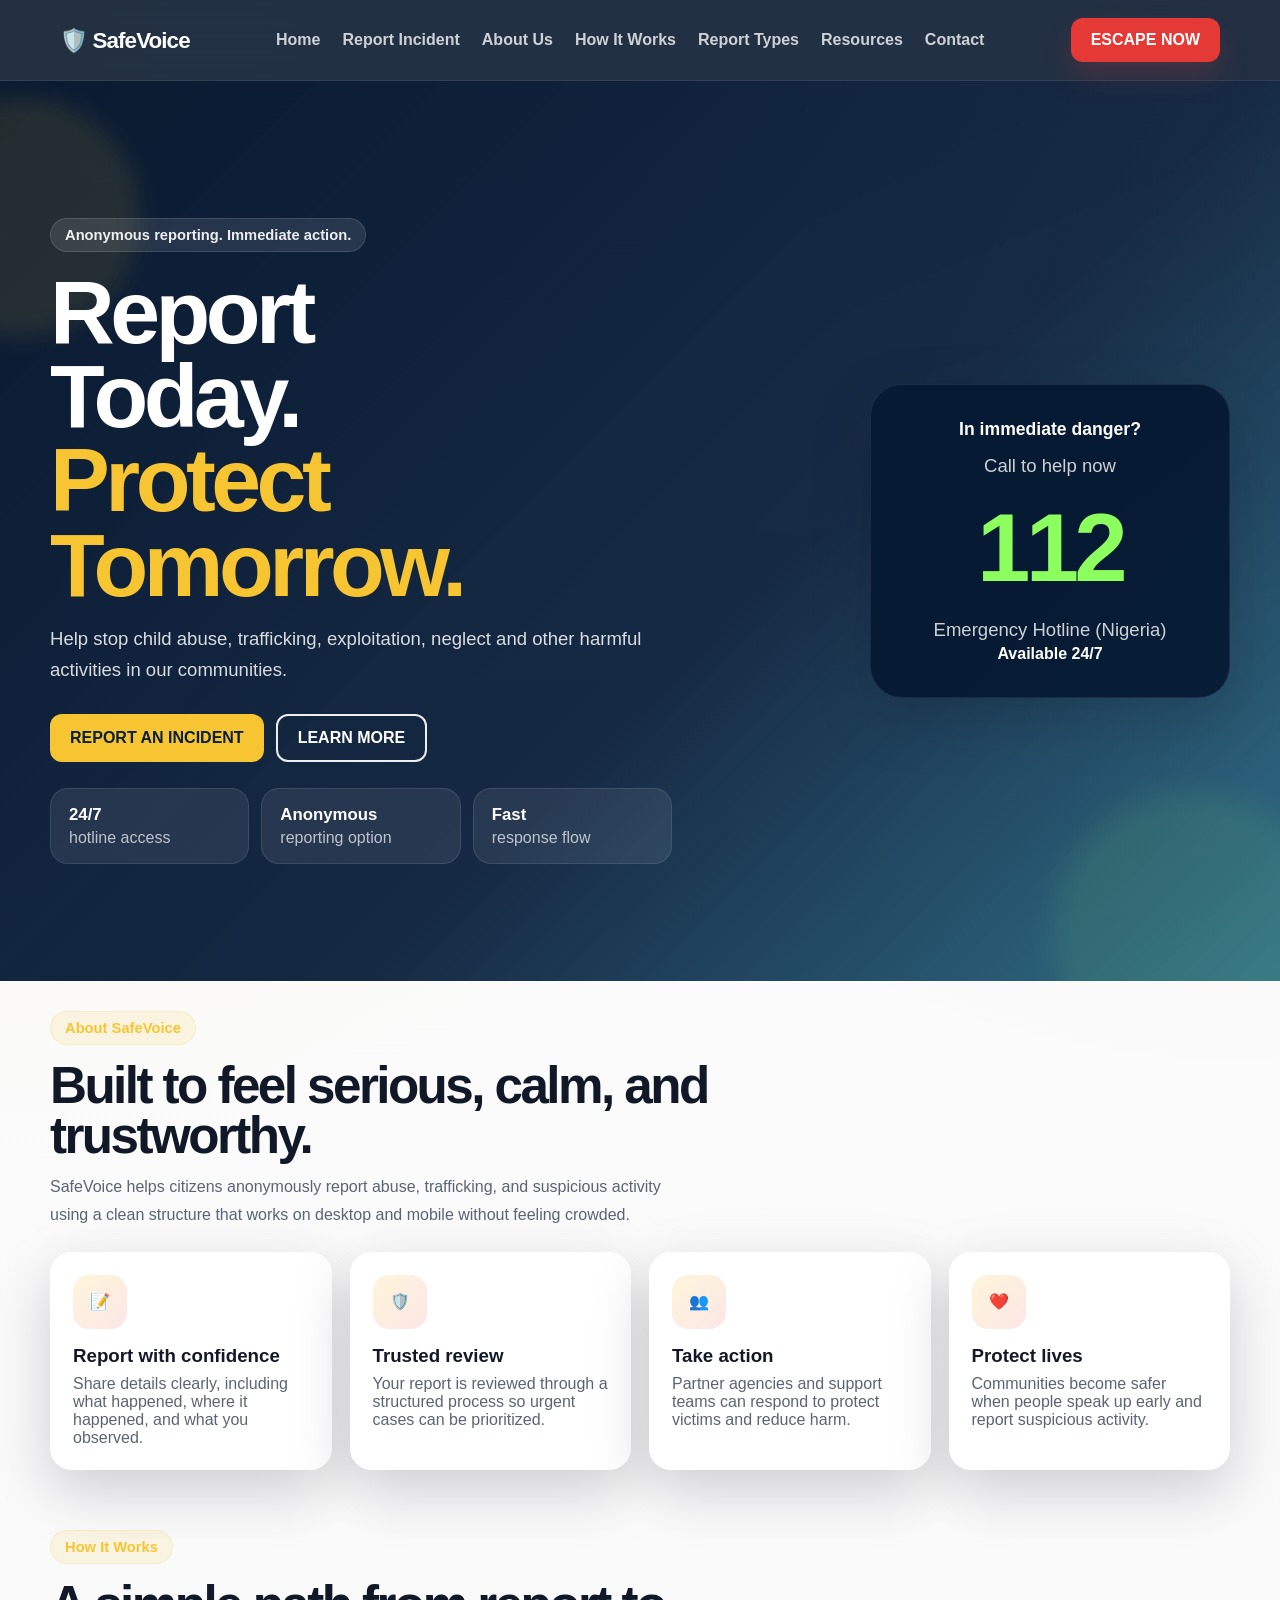
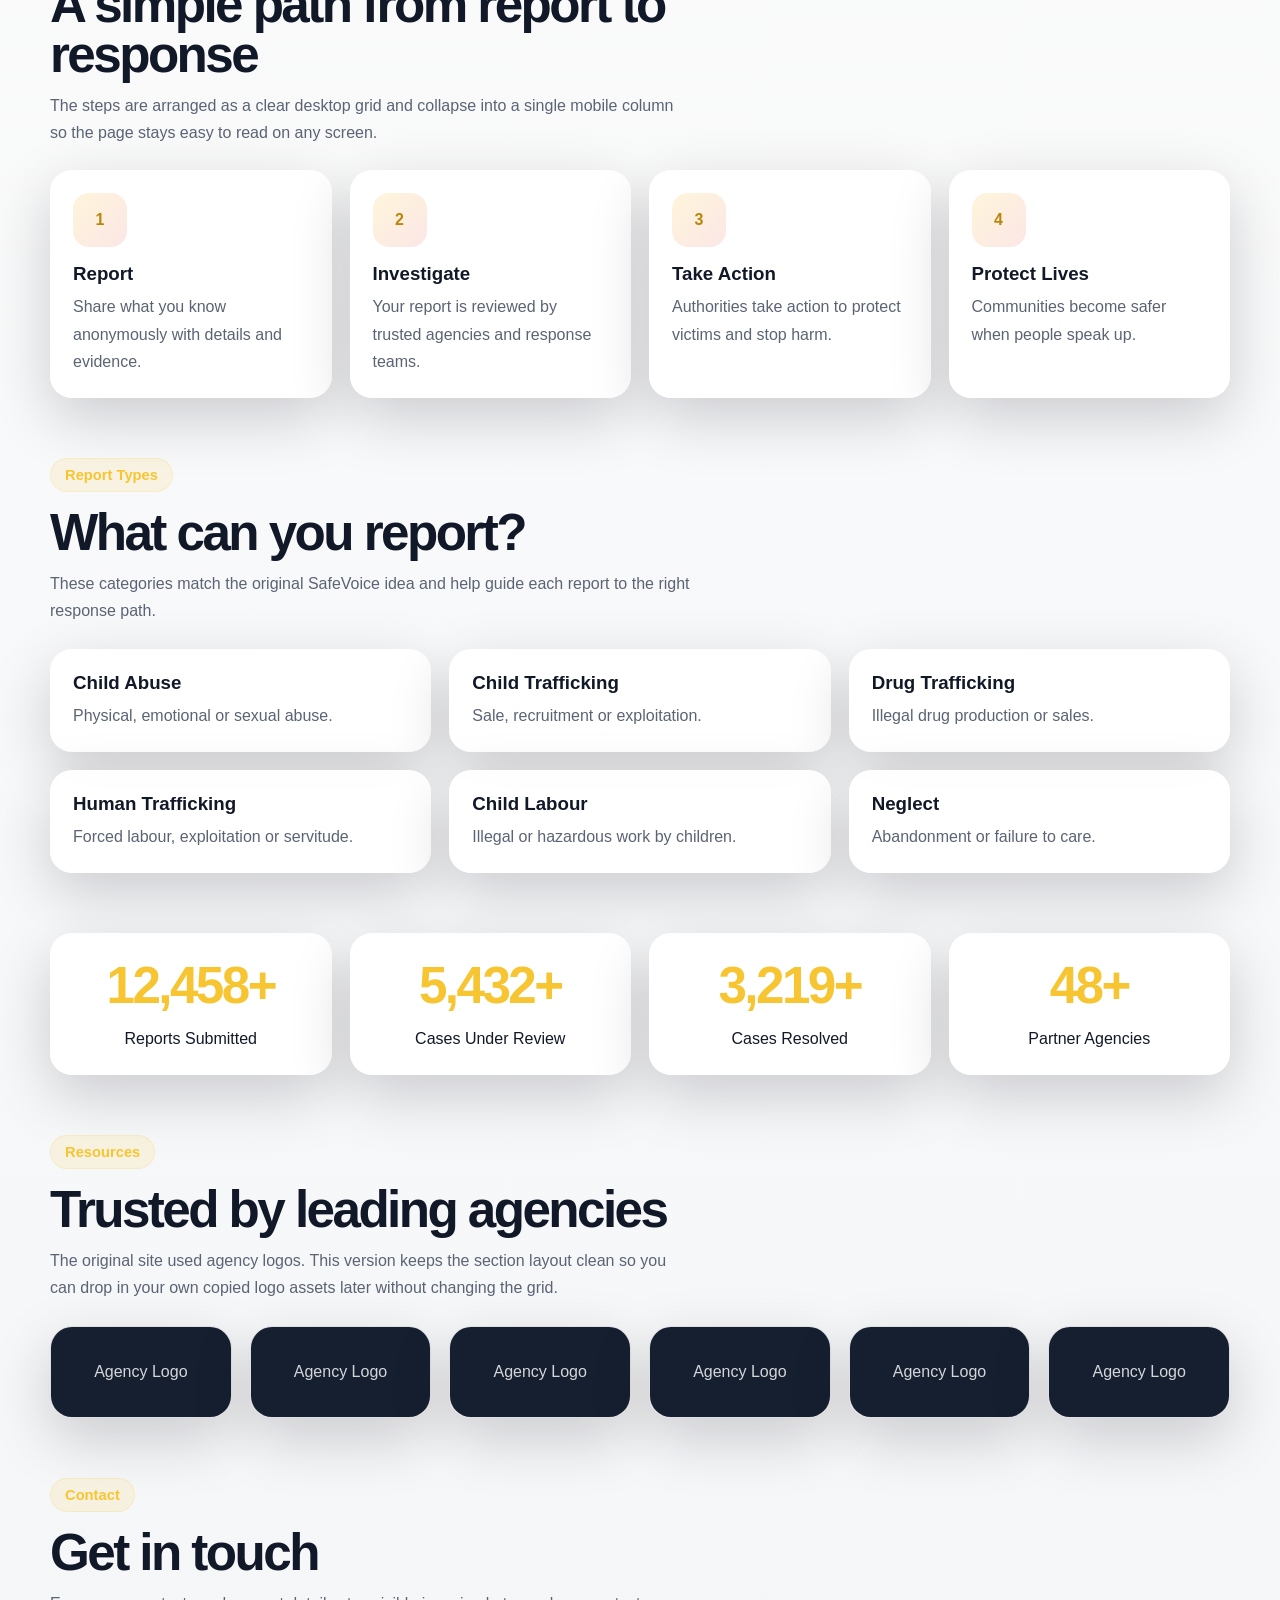
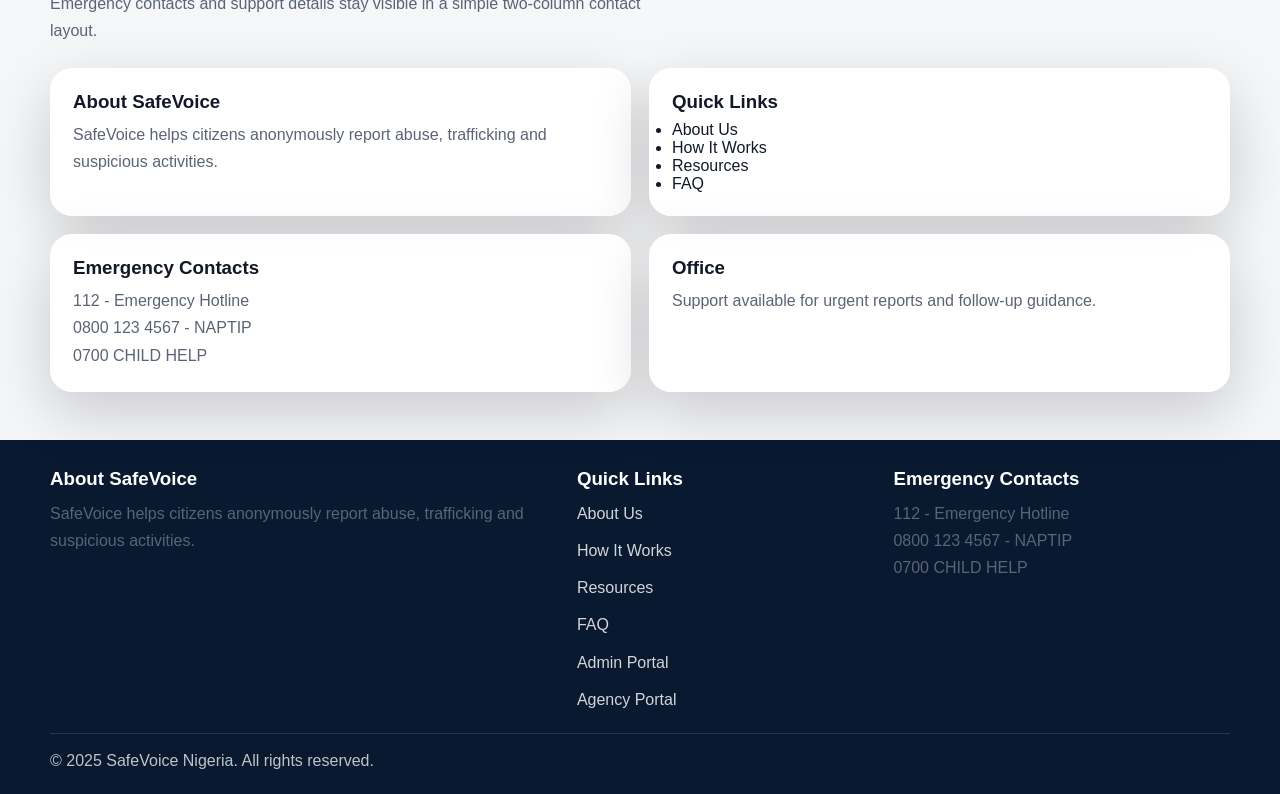
<file: index.html>
<!DOCTYPE html>
<html lang="en">
<head>
  <meta charset="UTF-8" />
  <meta name="viewport" content="width=device-width, initial-scale=1.0"/>
  <title>SafeVoice</title>
  <meta
    name="description"
    content="SafeVoice helps citizens anonymously report abuse, trafficking, neglect, and suspicious activities."
  />
  <link rel="stylesheet" href="style.css"/>
  <script defer src="script.js"></script>
</head>
<body>
  <header class="navbar">
    <a class="logo" href="#home">🛡️ SafeVoice</a>

    <nav aria-label="Main navigation">
      <ul class="nav-links" id="navLinks">
        <li><a href="index.html">Home</a></li>
        <li><a href="report.html">Report Incident</a></li>
        <li><a href="about.html">About Us</a></li>
        <li><a href="how-it-works.html">How It Works</a></li>
        <li><a href="report-types.html">Report Types</a></li>
        <li><a href="resources.html">Resources</a></li>
        <li><a href="contact.html">Contact</a></li>
      </ul>
    </nav>

    <a href="escape.html" class="escape-btn">ESCAPE NOW</a>

    <button class="menu-toggle" id="menuToggle" aria-expanded="false" aria-controls="navLinks" aria-label="Toggle navigation">
      ☰
    </button>
  </header>

  <main id="home">
    <section class="hero">
      <div class="hero-overlay"></div>

      <div class="hero-inner">
        <div class="hero-content">
          <span class="eyebrow">Anonymous reporting. Immediate action.</span>
          <h1>Report Today.<br><span>Protect Tomorrow.</span></h1>

          <p>
            Help stop child abuse, trafficking, exploitation, neglect and other harmful activities
            in our communities.
          </p>

          <div class="hero-buttons">
            <a href="report.html" class="primary-btn">REPORT AN INCIDENT</a>
            <a href="how-it-works.html" class="secondary-btn">LEARN MORE</a>
          </div>

          <div class="hero-metrics">
            <div>
              <strong>24/7</strong>
              <span>hotline access</span>
            </div>
            <div>
              <strong>Anonymous</strong>
              <span>reporting option</span>
            </div>
            <div>
              <strong>Fast</strong>
              <span>response flow</span>
            </div>
          </div>
        </div>

        <aside class="emergency-box" aria-label="Emergency hotline">
          <h3>In immediate danger?</h3>
          <p>Call to help now</p>
          <div class="emergency-number">112</div>
          <p>Emergency Hotline (Nigeria)</p>
          <strong>Available 24/7</strong>
        </aside>
      </div>
    </section>

    <section class="section about-section" id="about">
      <div class="shell">
        <div class="section-heading">
          <span class="eyebrow dark">About SafeVoice</span>
          <h2>Built to feel serious, calm, and trustworthy.</h2>
          <p>
            SafeVoice helps citizens anonymously report abuse, trafficking, and suspicious
            activity using a clean structure that works on desktop and mobile without feeling
            crowded.
          </p>
        </div>

        <div class="info-grid">
          <article class="info-card">
            <div class="icon">📝</div>
            <h3>Report with confidence</h3>
            <p>Share details clearly, including what happened, where it happened, and what you observed.</p>
          </article>
          <article class="info-card">
            <div class="icon">🛡️</div>
            <h3>Trusted review</h3>
            <p>Your report is reviewed through a structured process so urgent cases can be prioritized.</p>
          </article>
          <article class="info-card">
            <div class="icon">👥</div>
            <h3>Take action</h3>
            <p>Partner agencies and support teams can respond to protect victims and reduce harm.</p>
          </article>
          <article class="info-card">
            <div class="icon">❤️</div>
            <h3>Protect lives</h3>
            <p>Communities become safer when people speak up early and report suspicious activity.</p>
          </article>
        </div>
      </div>
    </section>

    <section class="section how-it-works" id="how-it-works">
      <div class="shell">
        <div class="section-heading">
          <span class="eyebrow dark">How It Works</span>
          <h2>A simple path from report to response</h2>
          <p>
            The steps are arranged as a clear desktop grid and collapse into a single mobile column
            so the page stays easy to read on any screen.
          </p>
        </div>

        <div class="steps">
          <div class="step-card">
            <div class="icon">1</div>
            <h3>Report</h3>
            <p>Share what you know anonymously with details and evidence.</p>
          </div>

          <div class="step-card">
            <div class="icon">2</div>
            <h3>Investigate</h3>
            <p>Your report is reviewed by trusted agencies and response teams.</p>
          </div>

          <div class="step-card">
            <div class="icon">3</div>
            <h3>Take Action</h3>
            <p>Authorities take action to protect victims and stop harm.</p>
          </div>

          <div class="step-card">
            <div class="icon">4</div>
            <h3>Protect Lives</h3>
            <p>Communities become safer when people speak up.</p>
          </div>
        </div>
      </div>
    </section>

    <section class="section report-types" id="report-types">
      <div class="shell">
        <div class="section-heading">
          <span class="eyebrow dark">Report Types</span>
          <h2>What can you report?</h2>
          <p>
            These categories match the original SafeVoice idea and help guide each report to the
            right response path.
          </p>
        </div>

        <div class="report-grid">
          <div class="report-card">
            <h3>Child Abuse</h3>
            <p>Physical, emotional or sexual abuse.</p>
          </div>

          <div class="report-card">
            <h3>Child Trafficking</h3>
            <p>Sale, recruitment or exploitation.</p>
          </div>

          <div class="report-card">
            <h3>Drug Trafficking</h3>
            <p>Illegal drug production or sales.</p>
          </div>

          <div class="report-card">
            <h3>Human Trafficking</h3>
            <p>Forced labour, exploitation or servitude.</p>
          </div>

          <div class="report-card">
            <h3>Child Labour</h3>
            <p>Illegal or hazardous work by children.</p>
          </div>

          <div class="report-card">
            <h3>Neglect</h3>
            <p>Abandonment or failure to care.</p>
          </div>
        </div>
      </div>
    </section>

    <section class="section stats-section">
      <div class="shell">
        <div class="stats-grid">
          <div class="stat-box">
            <h2 data-count="12458">12,458+</h2>
            <p>Reports Submitted</p>
          </div>

          <div class="stat-box">
            <h2 data-count="5432">5,432+</h2>
            <p>Cases Under Review</p>
          </div>

          <div class="stat-box">
            <h2 data-count="3219">3,219+</h2>
            <p>Cases Resolved</p>
          </div>

          <div class="stat-box">
            <h2 data-count="48">48+</h2>
            <p>Partner Agencies</p>
          </div>
        </div>
      </div>
    </section>

    <section class="section trusted" id="resources">
      <div class="shell">
        <div class="section-heading">
          <span class="eyebrow dark">Resources</span>
          <h2>Trusted by leading agencies</h2>
          <p>
            The original site used agency logos. This version keeps the section layout clean so you
            can drop in your own copied logo assets later without changing the grid.
          </p>
        </div>

        <div class="logos">
          <div class="logo-tile">Agency Logo</div>
          <div class="logo-tile">Agency Logo</div>
          <div class="logo-tile">Agency Logo</div>
          <div class="logo-tile">Agency Logo</div>
          <div class="logo-tile">Agency Logo</div>
          <div class="logo-tile">Agency Logo</div>
        </div>
      </div>
    </section>

    <section class="section contact-section" id="contact">
      <div class="shell">
        <div class="section-heading">
          <span class="eyebrow dark">Contact</span>
          <h2>Get in touch</h2>
          <p>Emergency contacts and support details stay visible in a simple two-column contact layout.</p>
        </div>

        <div class="contact-grid">
          <div class="contact-card">
            <h3>About SafeVoice</h3>
            <p>
              SafeVoice helps citizens anonymously report abuse, trafficking and suspicious activities.
            </p>
          </div>

          <div class="contact-card">
            <h3>Quick Links</h3>
            <ul>
              <li><a href="about.html">About Us</a></li>
              <li><a href="how-it-works.html">How It Works</a></li>
              <li><a href="resources.html">Resources</a></li>
              <li><a href="contact.html">FAQ</a></li>
            </ul>
          </div>

          <div class="contact-card">
            <h3>Emergency Contacts</h3>
            <p>112 - Emergency Hotline</p>
            <p>0800 123 4567 - NAPTIP</p>
            <p>0700 CHILD HELP</p>
          </div>

          <div class="contact-card">
            <h3>Office</h3>
            <p>Support available for urgent reports and follow-up guidance.</p>
          </div>
        </div>
      </div>
    </section>
  </main>

  <footer class="footer">
    <div class="footer-container shell">
      <div class="footer-box">
        <h3>About SafeVoice</h3>
        <p>
          SafeVoice helps citizens anonymously report abuse,
          trafficking and suspicious activities.
        </p>
      </div>

      <div class="footer-box">
        <h3>Quick Links</h3>
        <ul>
          <li><a href="about.html">About Us</a></li>
          <li><a href="how-it-works.html">How It Works</a></li>
          <li><a href="resources.html">Resources</a></li>
          <li><a href="contact.html">FAQ</a></li>
          <li><a href="admin.html">Admin Portal</a></li>
          <li><a href="agency.html">Agency Portal</a></li>
        </ul>
      </div>

      <div class="footer-box">
        <h3>Emergency Contacts</h3>
        <p>112 - Emergency Hotline</p>
        <p>0800 123 4567 - NAPTIP</p>
        <p>0700 CHILD HELP</p>
      </div>
    </div>

    <div class="footer-bottom shell">
      <p>© 2025 SafeVoice Nigeria. All rights reserved.</p>
    </div>
  </footer>
</body>
</html>
</file>
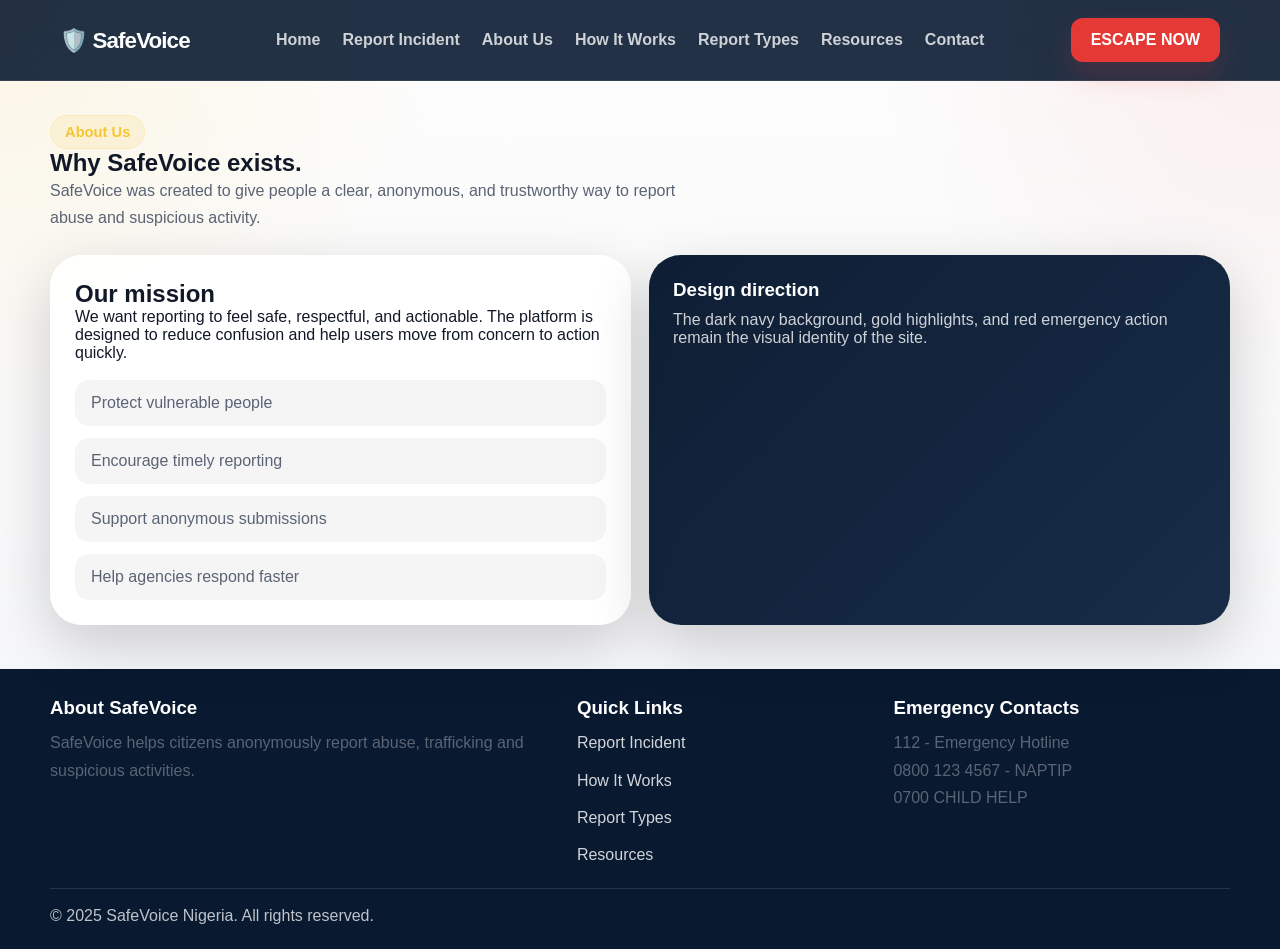
<file: about.html>
<!DOCTYPE html>
<html lang="en">
<head>
  <meta charset="UTF-8" />
  <meta name="viewport" content="width=device-width, initial-scale=1.0"/>
  <title>SafeVoice | About Us</title>
  <meta name="description" content="Learn more about SafeVoice and the purpose behind the platform." />
  <link rel="stylesheet" href="style.css"/>
  <script defer src="script.js"></script>
</head>
<body>
  <header class="navbar">
    <a class="logo" href="index.html">🛡️ SafeVoice</a>
    <nav aria-label="Main navigation">
      <ul class="nav-links" id="navLinks">
        <li><a href="index.html">Home</a></li>
        <li><a href="report.html">Report Incident</a></li>
        <li><a href="about.html">About Us</a></li>
        <li><a href="how-it-works.html">How It Works</a></li>
        <li><a href="report-types.html">Report Types</a></li>
        <li><a href="resources.html">Resources</a></li>
        <li><a href="contact.html">Contact</a></li>
      </ul>
    </nav>
    <a href="escape.html" class="escape-btn">ESCAPE NOW</a>
    <button class="menu-toggle" id="menuToggle" aria-expanded="false" aria-controls="navLinks" aria-label="Toggle navigation">☰</button>
  </header>

  <main class="page">
    <section class="page-hero">
      <div class="section-heading">
        <span class="eyebrow dark">About Us</span>
        <h1>Why SafeVoice exists.</h1>
        <p>
          SafeVoice was created to give people a clear, anonymous, and trustworthy way to report
          abuse and suspicious activity.
        </p>
      </div>
    </section>

    <section class="page-grid two">
      <article class="page-panel">
        <h2>Our mission</h2>
        <p>
          We want reporting to feel safe, respectful, and actionable. The platform is designed to
          reduce confusion and help users move from concern to action quickly.
        </p>
        <ul class="detail-list" style="margin-top: 18px;">
          <li>Protect vulnerable people</li>
          <li>Encourage timely reporting</li>
          <li>Support anonymous submissions</li>
          <li>Help agencies respond faster</li>
        </ul>
      </article>

      <article class="callout">
        <h3>Design direction</h3>
        <p>
          The dark navy background, gold highlights, and red emergency action remain the visual
          identity of the site.
        </p>
      </article>
    </section>
  </main>

  <footer class="footer">
    <div class="footer-container shell">
      <div class="footer-box">
        <h3>About SafeVoice</h3>
        <p>SafeVoice helps citizens anonymously report abuse, trafficking and suspicious activities.</p>
      </div>
      <div class="footer-box">
        <h3>Quick Links</h3>
        <ul>
          <li><a href="report.html">Report Incident</a></li>
          <li><a href="how-it-works.html">How It Works</a></li>
          <li><a href="report-types.html">Report Types</a></li>
          <li><a href="resources.html">Resources</a></li>
        </ul>
      </div>
      <div class="footer-box">
        <h3>Emergency Contacts</h3>
        <p>112 - Emergency Hotline</p>
        <p>0800 123 4567 - NAPTIP</p>
        <p>0700 CHILD HELP</p>
      </div>
    </div>
    <div class="footer-bottom shell">
      <p>© 2025 SafeVoice Nigeria. All rights reserved.</p>
    </div>
  </footer>
</body>
</html>
</file>
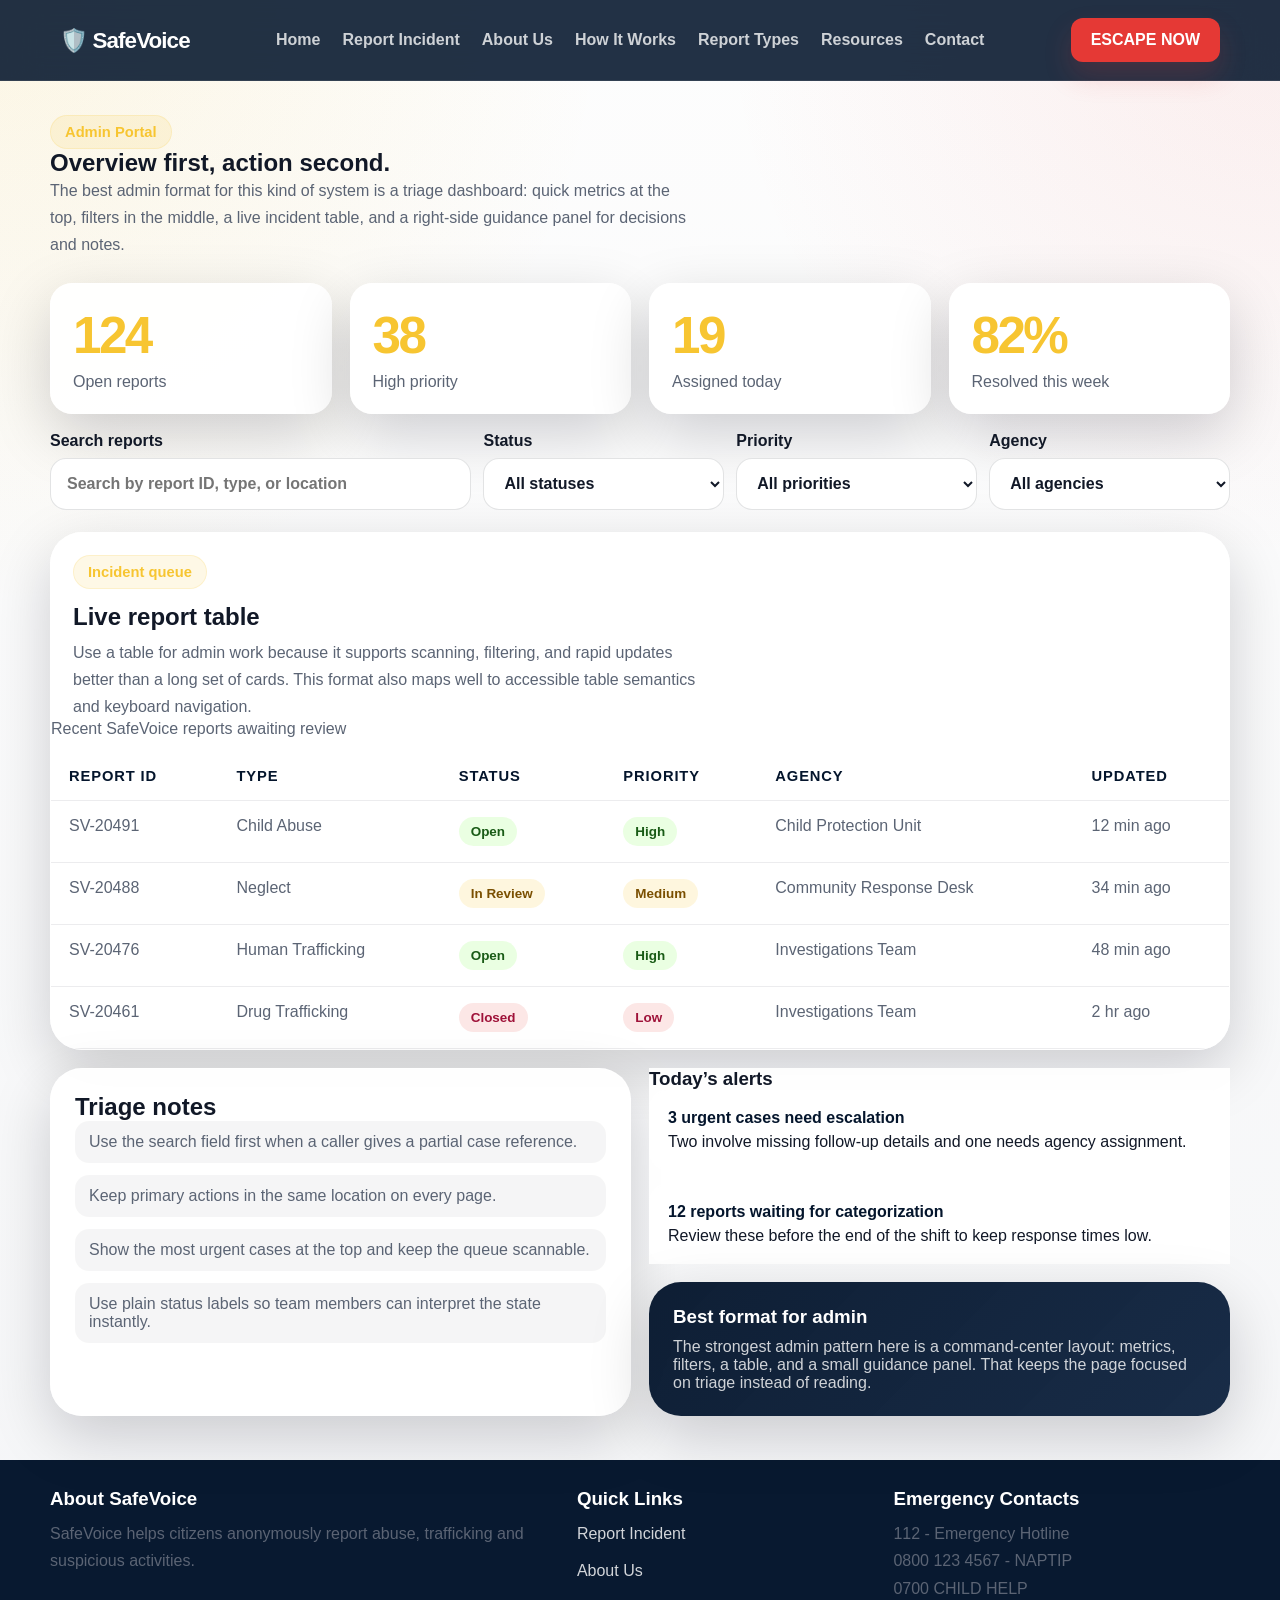
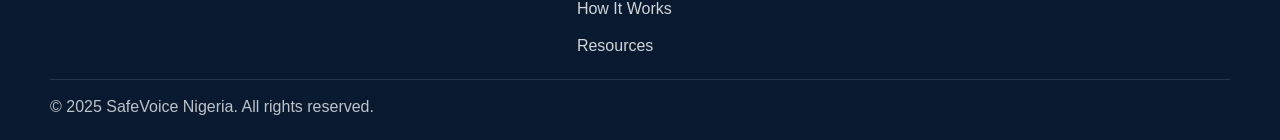
<file: admin.html>
<!DOCTYPE html>
<html lang="en">
<head>
  <meta charset="UTF-8" />
  <meta name="viewport" content="width=device-width, initial-scale=1.0"/>
  <title>SafeVoice | Admin Portal</title>
  <meta name="description" content="SafeVoice administrative dashboard for triage and oversight." />
  <link rel="stylesheet" href="style.css"/>
  <script defer src="script.js"></script>
</head>
<body>
  <header class="navbar">
    <a class="logo" href="index.html">🛡️ SafeVoice</a>
    <nav aria-label="Main navigation">
      <ul class="nav-links" id="navLinks">
        <li><a href="index.html">Home</a></li>
        <li><a href="report.html">Report Incident</a></li>
        <li><a href="about.html">About Us</a></li>
        <li><a href="how-it-works.html">How It Works</a></li>
        <li><a href="report-types.html">Report Types</a></li>
        <li><a href="resources.html">Resources</a></li>
        <li><a href="contact.html">Contact</a></li>
      </ul>
    </nav>
    <a href="escape.html" class="escape-btn">ESCAPE NOW</a>
    <button class="menu-toggle" id="menuToggle" aria-expanded="false" aria-controls="navLinks" aria-label="Toggle navigation">☰</button>
  </header>

  <main class="page">
    <section class="page-hero">
      <div class="section-heading">
        <span class="eyebrow dark">Admin Portal</span>
        <h1>Overview first, action second.</h1>
        <p>
          The best admin format for this kind of system is a triage dashboard: quick metrics at the
          top, filters in the middle, a live incident table, and a right-side guidance panel for
          decisions and notes.
        </p>
      </div>
    </section>

    <section class="dashboard-grid cols-4">
      <article class="kpi-card">
        <strong>124</strong>
        <span>Open reports</span>
      </article>
      <article class="kpi-card">
        <strong>38</strong>
        <span>High priority</span>
      </article>
      <article class="kpi-card">
        <strong>19</strong>
        <span>Assigned today</span>
      </article>
      <article class="kpi-card">
        <strong>82%</strong>
        <span>Resolved this week</span>
      </article>
    </section>

    <section class="toolbar">
      <label class="field">
        Search reports
        <input type="text" placeholder="Search by report ID, type, or location" />
      </label>
      <label class="field">
        Status
        <select>
          <option>All statuses</option>
          <option>Open</option>
          <option>In Review</option>
          <option>Closed</option>
        </select>
      </label>
      <label class="field">
        Priority
        <select>
          <option>All priorities</option>
          <option>High</option>
          <option>Medium</option>
          <option>Low</option>
        </select>
      </label>
      <label class="field">
        Agency
        <select>
          <option>All agencies</option>
          <option>Child Protection Unit</option>
          <option>Investigations Team</option>
          <option>Community Response Desk</option>
        </select>
      </label>
    </section>

    <section class="table-panel">
      <div class="panel-head">
        <span class="eyebrow dark">Incident queue</span>
        <h2 style="margin: 14px 0 8px;">Live report table</h2>
        <p style="color: var(--muted); line-height: 1.7; max-width: 70ch;">
          Use a table for admin work because it supports scanning, filtering, and rapid updates
          better than a long set of cards. This format also maps well to accessible table
          semantics and keyboard navigation.
        </p>
      </div>

      <div class="table-wrap">
        <table class="data-table">
          <caption>Recent SafeVoice reports awaiting review</caption>
          <thead>
            <tr>
              <th scope="col">Report ID</th>
              <th scope="col">Type</th>
              <th scope="col">Status</th>
              <th scope="col">Priority</th>
              <th scope="col">Agency</th>
              <th scope="col">Updated</th>
            </tr>
          </thead>
          <tbody>
            <tr>
              <td>SV-20491</td>
              <td>Child Abuse</td>
              <td><span class="status-pill open">Open</span></td>
              <td><span class="priority-pill high">High</span></td>
              <td>Child Protection Unit</td>
              <td>12 min ago</td>
            </tr>
            <tr>
              <td>SV-20488</td>
              <td>Neglect</td>
              <td><span class="status-pill in-review">In Review</span></td>
              <td><span class="priority-pill medium">Medium</span></td>
              <td>Community Response Desk</td>
              <td>34 min ago</td>
            </tr>
            <tr>
              <td>SV-20476</td>
              <td>Human Trafficking</td>
              <td><span class="status-pill open">Open</span></td>
              <td><span class="priority-pill high">High</span></td>
              <td>Investigations Team</td>
              <td>48 min ago</td>
            </tr>
            <tr>
              <td>SV-20461</td>
              <td>Drug Trafficking</td>
              <td><span class="status-pill closed">Closed</span></td>
              <td><span class="priority-pill low">Low</span></td>
              <td>Investigations Team</td>
              <td>2 hr ago</td>
            </tr>
          </tbody>
        </table>
      </div>
    </section>

    <section class="dashboard-grid cols-2" style="margin-top: 18px;">
      <article class="page-panel">
        <h2>Triage notes</h2>
        <ul class="info-list">
          <li>Use the search field first when a caller gives a partial case reference.</li>
          <li>Keep primary actions in the same location on every page.</li>
          <li>Show the most urgent cases at the top and keep the queue scannable.</li>
          <li>Use plain status labels so team members can interpret the state instantly.</li>
        </ul>
      </article>

      <aside class="info-stack">
        <article class="card">
          <h3>Today’s alerts</h3>
          <div class="portal-list">
            <div class="portal-item">
              <strong>3 urgent cases need escalation</strong>
              <p>Two involve missing follow-up details and one needs agency assignment.</p>
            </div>
            <div class="portal-item">
              <strong>12 reports waiting for categorization</strong>
              <p>Review these before the end of the shift to keep response times low.</p>
            </div>
          </div>
        </article>

        <article class="callout">
          <h3>Best format for admin</h3>
          <p>
            The strongest admin pattern here is a command-center layout: metrics, filters, a table,
            and a small guidance panel. That keeps the page focused on triage instead of reading.
          </p>
        </article>
      </aside>
    </section>
  </main>

  <footer class="footer">
    <div class="footer-container shell">
      <div class="footer-box">
        <h3>About SafeVoice</h3>
        <p>SafeVoice helps citizens anonymously report abuse, trafficking and suspicious activities.</p>
      </div>
      <div class="footer-box">
        <h3>Quick Links</h3>
        <ul>
          <li><a href="report.html">Report Incident</a></li>
          <li><a href="about.html">About Us</a></li>
          <li><a href="how-it-works.html">How It Works</a></li>
          <li><a href="resources.html">Resources</a></li>
        </ul>
      </div>
      <div class="footer-box">
        <h3>Emergency Contacts</h3>
        <p>112 - Emergency Hotline</p>
        <p>0800 123 4567 - NAPTIP</p>
        <p>0700 CHILD HELP</p>
      </div>
    </div>
    <div class="footer-bottom shell">
      <p>© 2025 SafeVoice Nigeria. All rights reserved.</p>
    </div>
  </footer>
</body>
</html>
</file>
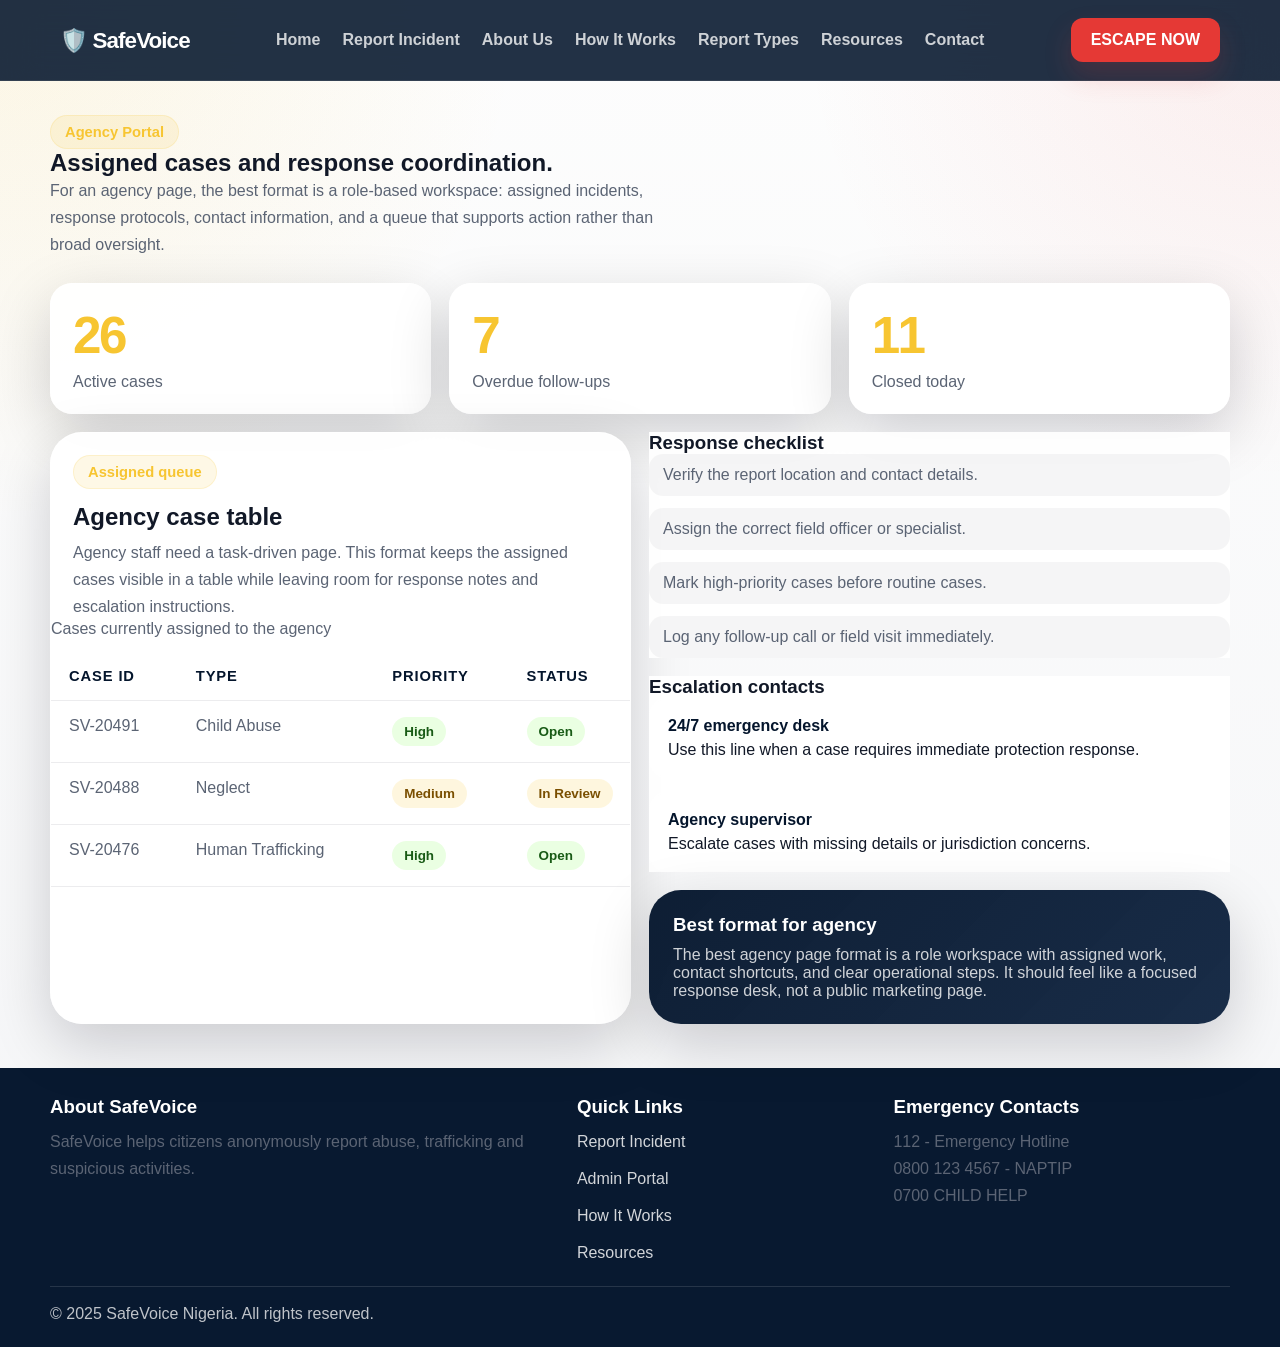
<file: agency.html>
<!DOCTYPE html>
<html lang="en">
<head>
  <meta charset="UTF-8" />
  <meta name="viewport" content="width=device-width, initial-scale=1.0"/>
  <title>SafeVoice | Agency Portal</title>
  <meta name="description" content="SafeVoice agency portal for assigned cases and response coordination." />
  <link rel="stylesheet" href="style.css"/>
  <script defer src="script.js"></script>
</head>
<body>
  <header class="navbar">
    <a class="logo" href="index.html">🛡️ SafeVoice</a>
    <nav aria-label="Main navigation">
      <ul class="nav-links" id="navLinks">
        <li><a href="index.html">Home</a></li>
        <li><a href="report.html">Report Incident</a></li>
        <li><a href="about.html">About Us</a></li>
        <li><a href="how-it-works.html">How It Works</a></li>
        <li><a href="report-types.html">Report Types</a></li>
        <li><a href="resources.html">Resources</a></li>
        <li><a href="contact.html">Contact</a></li>
      </ul>
    </nav>
    <a href="escape.html" class="escape-btn">ESCAPE NOW</a>
    <button class="menu-toggle" id="menuToggle" aria-expanded="false" aria-controls="navLinks" aria-label="Toggle navigation">☰</button>
  </header>

  <main class="page">
    <section class="page-hero">
      <div class="section-heading">
        <span class="eyebrow dark">Agency Portal</span>
        <h1>Assigned cases and response coordination.</h1>
        <p>
          For an agency page, the best format is a role-based workspace: assigned incidents,
          response protocols, contact information, and a queue that supports action rather than
          broad oversight.
        </p>
      </div>
    </section>

    <section class="dashboard-grid cols-3">
      <article class="kpi-card">
        <strong>26</strong>
        <span>Active cases</span>
      </article>
      <article class="kpi-card">
        <strong>7</strong>
        <span>Overdue follow-ups</span>
      </article>
      <article class="kpi-card">
        <strong>11</strong>
        <span>Closed today</span>
      </article>
    </section>

    <section class="page-grid two" style="margin-top: 18px;">
      <article class="table-panel">
        <div class="panel-head">
          <span class="eyebrow dark">Assigned queue</span>
          <h2 style="margin: 14px 0 8px;">Agency case table</h2>
          <p style="color: var(--muted); line-height: 1.7; max-width: 70ch;">
            Agency staff need a task-driven page. This format keeps the assigned cases visible in a
            table while leaving room for response notes and escalation instructions.
          </p>
        </div>

        <div class="table-wrap">
          <table class="data-table">
            <caption>Cases currently assigned to the agency</caption>
            <thead>
              <tr>
                <th scope="col">Case ID</th>
                <th scope="col">Type</th>
                <th scope="col">Priority</th>
                <th scope="col">Status</th>
                <th scope="col">Deadline</th>
              </tr>
            </thead>
            <tbody>
              <tr>
                <td>SV-20491</td>
                <td>Child Abuse</td>
                <td><span class="priority-pill high">High</span></td>
                <td><span class="status-pill open">Open</span></td>
                <td>Today, 4:00 PM</td>
              </tr>
              <tr>
                <td>SV-20488</td>
                <td>Neglect</td>
                <td><span class="priority-pill medium">Medium</span></td>
                <td><span class="status-pill in-review">In Review</span></td>
                <td>Tomorrow, 10:00 AM</td>
              </tr>
              <tr>
                <td>SV-20476</td>
                <td>Human Trafficking</td>
                <td><span class="priority-pill high">High</span></td>
                <td><span class="status-pill open">Open</span></td>
                <td>Today, 6:30 PM</td>
              </tr>
            </tbody>
          </table>
        </div>
      </article>

      <aside class="info-stack">
        <article class="card">
          <h3>Response checklist</h3>
          <ul class="info-list">
            <li>Verify the report location and contact details.</li>
            <li>Assign the correct field officer or specialist.</li>
            <li>Mark high-priority cases before routine cases.</li>
            <li>Log any follow-up call or field visit immediately.</li>
          </ul>
        </article>

        <article class="card">
          <h3>Escalation contacts</h3>
          <div class="portal-list">
            <div class="portal-item">
              <strong>24/7 emergency desk</strong>
              <p>Use this line when a case requires immediate protection response.</p>
            </div>
            <div class="portal-item">
              <strong>Agency supervisor</strong>
              <p>Escalate cases with missing details or jurisdiction concerns.</p>
            </div>
          </div>
        </article>

        <article class="callout">
          <h3>Best format for agency</h3>
          <p>
            The best agency page format is a role workspace with assigned work, contact shortcuts,
            and clear operational steps. It should feel like a focused response desk, not a public
            marketing page.
          </p>
        </article>
      </aside>
    </section>
  </main>

  <footer class="footer">
    <div class="footer-container shell">
      <div class="footer-box">
        <h3>About SafeVoice</h3>
        <p>SafeVoice helps citizens anonymously report abuse, trafficking and suspicious activities.</p>
      </div>
      <div class="footer-box">
        <h3>Quick Links</h3>
        <ul>
          <li><a href="report.html">Report Incident</a></li>
          <li><a href="admin.html">Admin Portal</a></li>
          <li><a href="how-it-works.html">How It Works</a></li>
          <li><a href="resources.html">Resources</a></li>
        </ul>
      </div>
      <div class="footer-box">
        <h3>Emergency Contacts</h3>
        <p>112 - Emergency Hotline</p>
        <p>0800 123 4567 - NAPTIP</p>
        <p>0700 CHILD HELP</p>
      </div>
    </div>
    <div class="footer-bottom shell">
      <p>© 2025 SafeVoice Nigeria. All rights reserved.</p>
    </div>
  </footer>
</body>
</html>
</file>
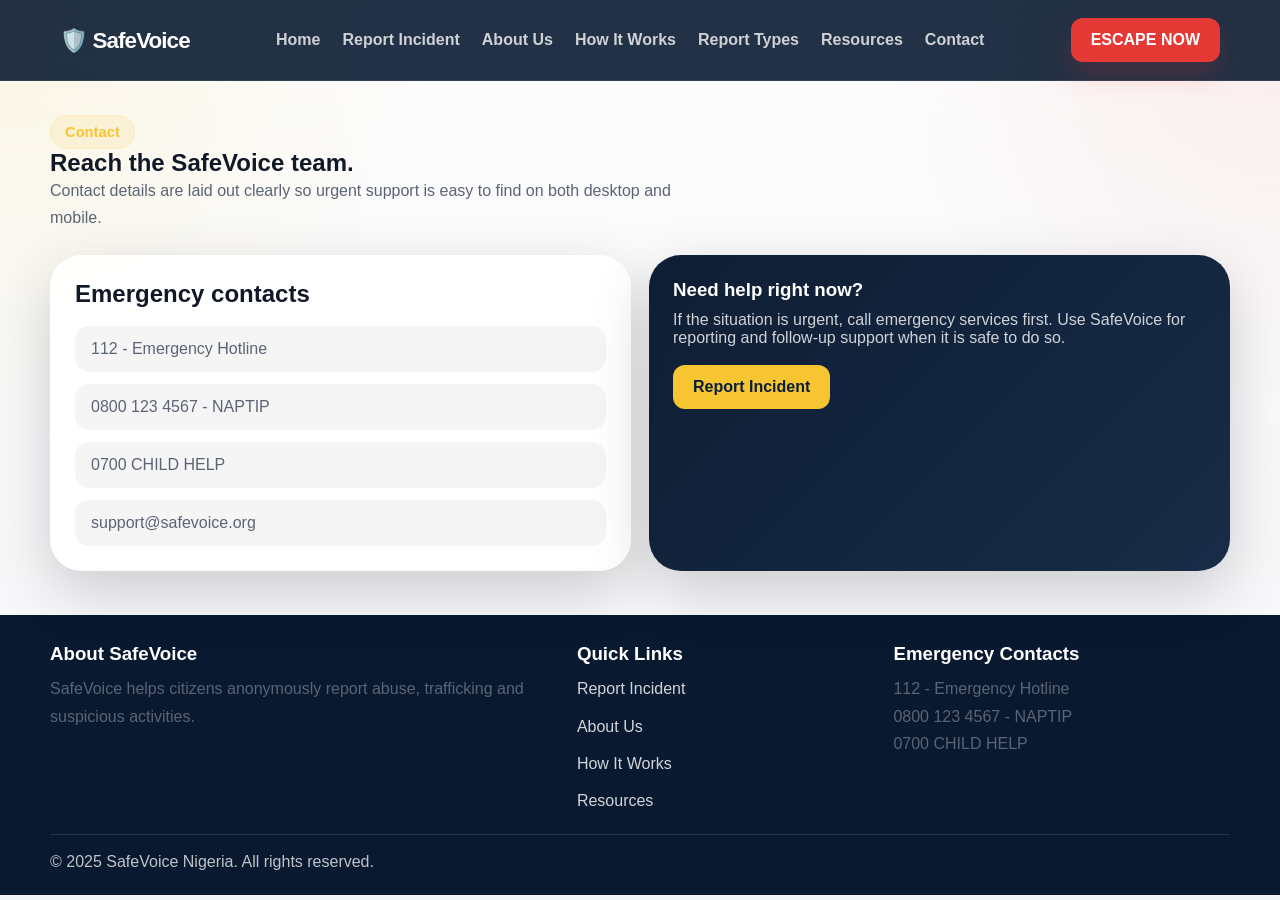
<file: contact.html>
<!DOCTYPE html>
<html lang="en">
<head>
  <meta charset="UTF-8" />
  <meta name="viewport" content="width=device-width, initial-scale=1.0"/>
  <title>SafeVoice | Contact</title>
  <meta name="description" content="Contact SafeVoice for support and emergency guidance." />
  <link rel="stylesheet" href="style.css"/>
  <script defer src="script.js"></script>
</head>
<body>
  <header class="navbar">
    <a class="logo" href="index.html">🛡️ SafeVoice</a>
    <nav aria-label="Main navigation">
      <ul class="nav-links" id="navLinks">
        <li><a href="index.html">Home</a></li>
        <li><a href="report.html">Report Incident</a></li>
        <li><a href="about.html">About Us</a></li>
        <li><a href="how-it-works.html">How It Works</a></li>
        <li><a href="report-types.html">Report Types</a></li>
        <li><a href="resources.html">Resources</a></li>
        <li><a href="contact.html">Contact</a></li>
      </ul>
    </nav>
    <a href="escape.html" class="escape-btn">ESCAPE NOW</a>
    <button class="menu-toggle" id="menuToggle" aria-expanded="false" aria-controls="navLinks" aria-label="Toggle navigation">☰</button>
  </header>

  <main class="page">
    <section class="page-hero">
      <div class="section-heading">
        <span class="eyebrow dark">Contact</span>
        <h1>Reach the SafeVoice team.</h1>
        <p>
          Contact details are laid out clearly so urgent support is easy to find on both desktop
          and mobile.
        </p>
      </div>
    </section>

    <section class="page-grid two">
      <article class="page-panel">
        <h2>Emergency contacts</h2>
        <ul class="detail-list" style="margin-top: 18px;">
          <li>112 - Emergency Hotline</li>
          <li>0800 123 4567 - NAPTIP</li>
          <li>0700 CHILD HELP</li>
          <li>support@safevoice.org</li>
        </ul>
      </article>

      <article class="callout">
        <h3>Need help right now?</h3>
        <p>
          If the situation is urgent, call emergency services first. Use SafeVoice for reporting
          and follow-up support when it is safe to do so.
        </p>
        <div class="page-actions">
          <a href="report.html" class="primary-btn">Report Incident</a>
        </div>
      </article>
    </section>
  </main>

  <footer class="footer">
    <div class="footer-container shell">
      <div class="footer-box">
        <h3>About SafeVoice</h3>
        <p>SafeVoice helps citizens anonymously report abuse, trafficking and suspicious activities.</p>
      </div>
      <div class="footer-box">
        <h3>Quick Links</h3>
        <ul>
          <li><a href="report.html">Report Incident</a></li>
          <li><a href="about.html">About Us</a></li>
          <li><a href="how-it-works.html">How It Works</a></li>
          <li><a href="resources.html">Resources</a></li>
        </ul>
      </div>
      <div class="footer-box">
        <h3>Emergency Contacts</h3>
        <p>112 - Emergency Hotline</p>
        <p>0800 123 4567 - NAPTIP</p>
        <p>0700 CHILD HELP</p>
      </div>
    </div>
    <div class="footer-bottom shell">
      <p>© 2025 SafeVoice Nigeria. All rights reserved.</p>
    </div>
  </footer>
</body>
</html>
</file>
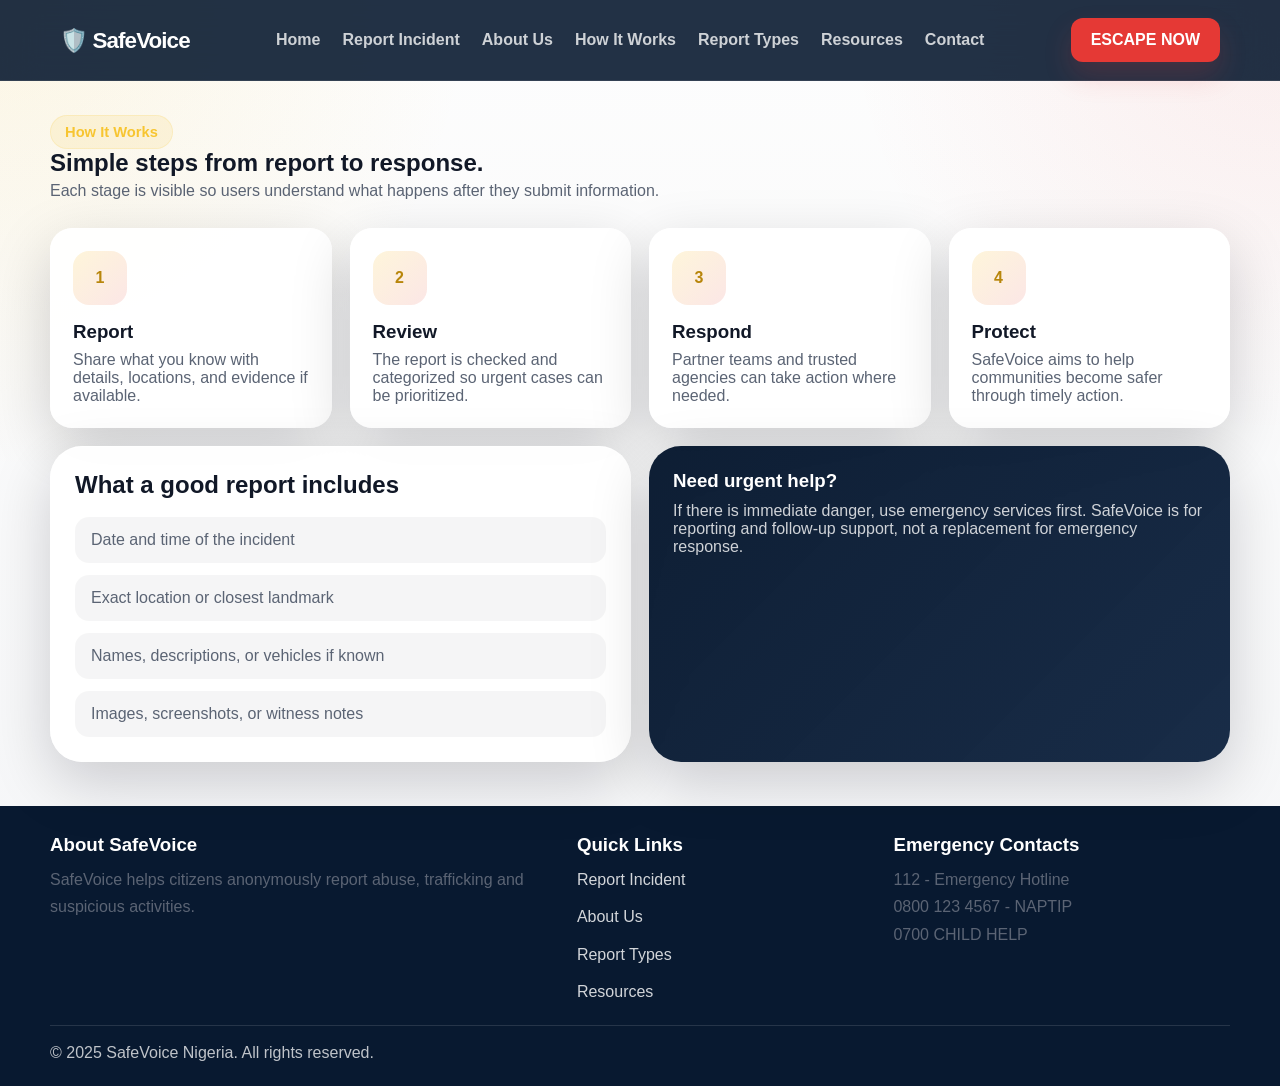
<file: how-it-works.html>
<!DOCTYPE html>
<html lang="en">
<head>
  <meta charset="UTF-8" />
  <meta name="viewport" content="width=device-width, initial-scale=1.0"/>
  <title>SafeVoice | How It Works</title>
  <meta name="description" content="See how SafeVoice handles a report from submission to action." />
  <link rel="stylesheet" href="style.css"/>
  <script defer src="script.js"></script>
</head>
<body>
  <header class="navbar">
    <a class="logo" href="index.html">🛡️ SafeVoice</a>
    <nav aria-label="Main navigation">
      <ul class="nav-links" id="navLinks">
        <li><a href="index.html">Home</a></li>
        <li><a href="report.html">Report Incident</a></li>
        <li><a href="about.html">About Us</a></li>
        <li><a href="how-it-works.html">How It Works</a></li>
        <li><a href="report-types.html">Report Types</a></li>
        <li><a href="resources.html">Resources</a></li>
        <li><a href="contact.html">Contact</a></li>
      </ul>
    </nav>
    <a href="escape.html" class="escape-btn">ESCAPE NOW</a>
    <button class="menu-toggle" id="menuToggle" aria-expanded="false" aria-controls="navLinks" aria-label="Toggle navigation">☰</button>
  </header>

  <main class="page">
    <section class="page-hero">
      <div class="section-heading">
        <span class="eyebrow dark">How It Works</span>
        <h1>Simple steps from report to response.</h1>
        <p>
          Each stage is visible so users understand what happens after they submit information.
        </p>
      </div>
    </section>

    <section class="page-grid four">
      <article class="info-card">
        <div class="icon">1</div>
        <h3>Report</h3>
        <p>Share what you know with details, locations, and evidence if available.</p>
      </article>
      <article class="info-card">
        <div class="icon">2</div>
        <h3>Review</h3>
        <p>The report is checked and categorized so urgent cases can be prioritized.</p>
      </article>
      <article class="info-card">
        <div class="icon">3</div>
        <h3>Respond</h3>
        <p>Partner teams and trusted agencies can take action where needed.</p>
      </article>
      <article class="info-card">
        <div class="icon">4</div>
        <h3>Protect</h3>
        <p>SafeVoice aims to help communities become safer through timely action.</p>
      </article>
    </section>

    <section class="page-grid two" style="margin-top: 18px;">
      <article class="page-panel">
        <h2>What a good report includes</h2>
        <ul class="detail-list" style="margin-top: 18px;">
          <li>Date and time of the incident</li>
          <li>Exact location or closest landmark</li>
          <li>Names, descriptions, or vehicles if known</li>
          <li>Images, screenshots, or witness notes</li>
        </ul>
      </article>

      <article class="callout">
        <h3>Need urgent help?</h3>
        <p>
          If there is immediate danger, use emergency services first. SafeVoice is for reporting
          and follow-up support, not a replacement for emergency response.
        </p>
      </article>
    </section>
  </main>

  <footer class="footer">
    <div class="footer-container shell">
      <div class="footer-box">
        <h3>About SafeVoice</h3>
        <p>SafeVoice helps citizens anonymously report abuse, trafficking and suspicious activities.</p>
      </div>
      <div class="footer-box">
        <h3>Quick Links</h3>
        <ul>
          <li><a href="report.html">Report Incident</a></li>
          <li><a href="about.html">About Us</a></li>
          <li><a href="report-types.html">Report Types</a></li>
          <li><a href="resources.html">Resources</a></li>
        </ul>
      </div>
      <div class="footer-box">
        <h3>Emergency Contacts</h3>
        <p>112 - Emergency Hotline</p>
        <p>0800 123 4567 - NAPTIP</p>
        <p>0700 CHILD HELP</p>
      </div>
    </div>
    <div class="footer-bottom shell">
      <p>© 2025 SafeVoice Nigeria. All rights reserved.</p>
    </div>
  </footer>
</body>
</html>
</file>
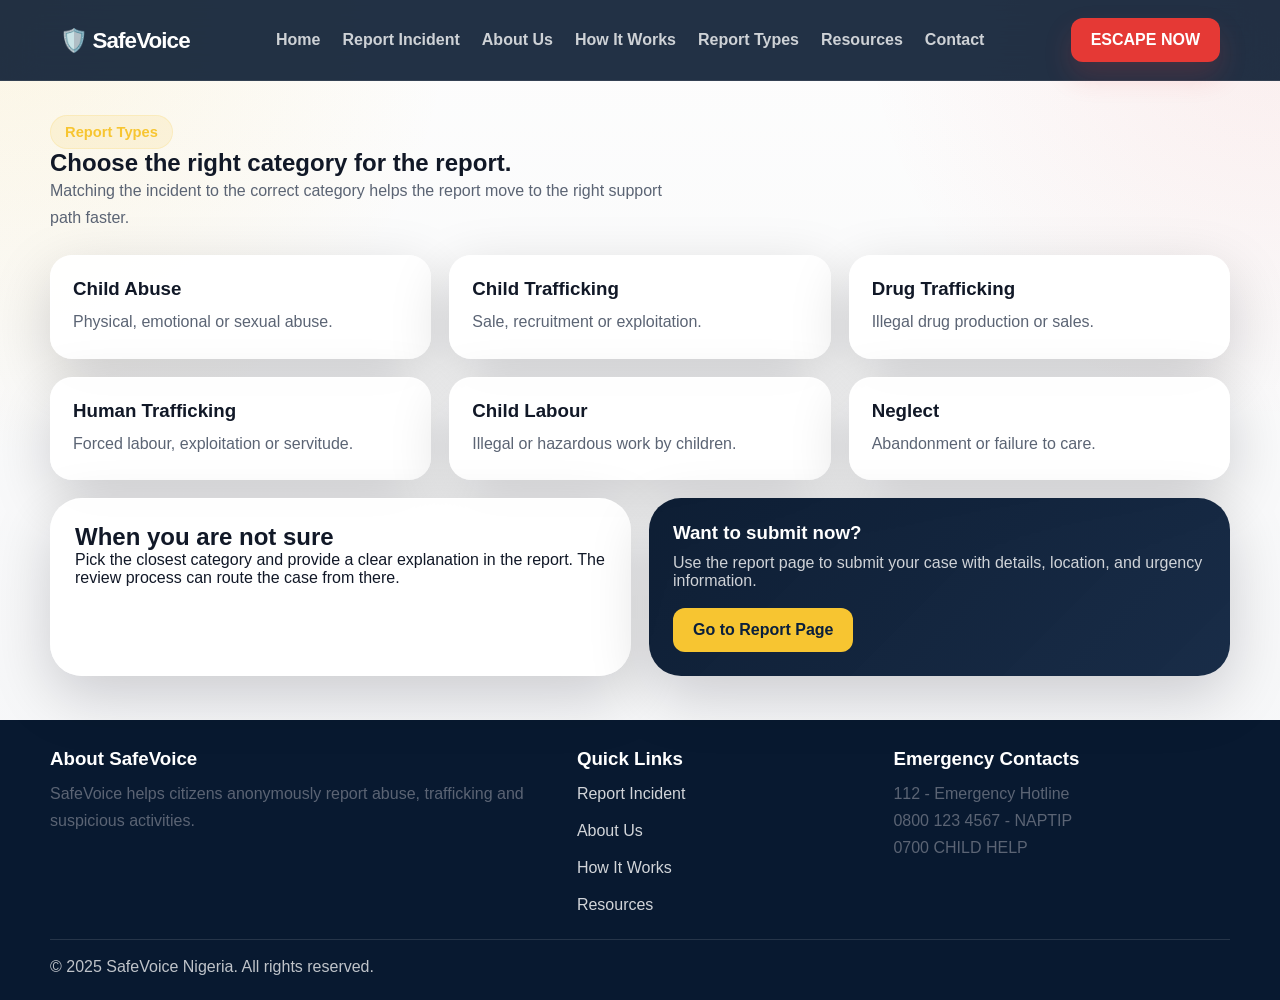
<file: report-types.html>
<!DOCTYPE html>
<html lang="en">
<head>
  <meta charset="UTF-8" />
  <meta name="viewport" content="width=device-width, initial-scale=1.0"/>
  <title>SafeVoice | Report Types</title>
  <meta name="description" content="The types of incidents that can be reported through SafeVoice." />
  <link rel="stylesheet" href="style.css"/>
  <script defer src="script.js"></script>
</head>
<body>
  <header class="navbar">
    <a class="logo" href="index.html">🛡️ SafeVoice</a>
    <nav aria-label="Main navigation">
      <ul class="nav-links" id="navLinks">
        <li><a href="index.html">Home</a></li>
        <li><a href="report.html">Report Incident</a></li>
        <li><a href="about.html">About Us</a></li>
        <li><a href="how-it-works.html">How It Works</a></li>
        <li><a href="report-types.html">Report Types</a></li>
        <li><a href="resources.html">Resources</a></li>
        <li><a href="contact.html">Contact</a></li>
      </ul>
    </nav>
    <a href="escape.html" class="escape-btn">ESCAPE NOW</a>
    <button class="menu-toggle" id="menuToggle" aria-expanded="false" aria-controls="navLinks" aria-label="Toggle navigation">☰</button>
  </header>

  <main class="page">
    <section class="page-hero">
      <div class="section-heading">
        <span class="eyebrow dark">Report Types</span>
        <h1>Choose the right category for the report.</h1>
        <p>
          Matching the incident to the correct category helps the report move to the right support
          path faster.
        </p>
      </div>
    </section>

    <section class="page-grid three">
      <article class="report-card">
        <h3>Child Abuse</h3>
        <p>Physical, emotional or sexual abuse.</p>
      </article>
      <article class="report-card">
        <h3>Child Trafficking</h3>
        <p>Sale, recruitment or exploitation.</p>
      </article>
      <article class="report-card">
        <h3>Drug Trafficking</h3>
        <p>Illegal drug production or sales.</p>
      </article>
      <article class="report-card">
        <h3>Human Trafficking</h3>
        <p>Forced labour, exploitation or servitude.</p>
      </article>
      <article class="report-card">
        <h3>Child Labour</h3>
        <p>Illegal or hazardous work by children.</p>
      </article>
      <article class="report-card">
        <h3>Neglect</h3>
        <p>Abandonment or failure to care.</p>
      </article>
    </section>

    <section class="page-grid two" style="margin-top: 18px;">
      <article class="page-panel">
        <h2>When you are not sure</h2>
        <p>
          Pick the closest category and provide a clear explanation in the report. The review
          process can route the case from there.
        </p>
      </article>

      <article class="callout">
        <h3>Want to submit now?</h3>
        <p>
          Use the report page to submit your case with details, location, and urgency information.
        </p>
        <div class="page-actions">
          <a href="report.html" class="primary-btn">Go to Report Page</a>
        </div>
      </article>
    </section>
  </main>

  <footer class="footer">
    <div class="footer-container shell">
      <div class="footer-box">
        <h3>About SafeVoice</h3>
        <p>SafeVoice helps citizens anonymously report abuse, trafficking and suspicious activities.</p>
      </div>
      <div class="footer-box">
        <h3>Quick Links</h3>
        <ul>
          <li><a href="report.html">Report Incident</a></li>
          <li><a href="about.html">About Us</a></li>
          <li><a href="how-it-works.html">How It Works</a></li>
          <li><a href="resources.html">Resources</a></li>
        </ul>
      </div>
      <div class="footer-box">
        <h3>Emergency Contacts</h3>
        <p>112 - Emergency Hotline</p>
        <p>0800 123 4567 - NAPTIP</p>
        <p>0700 CHILD HELP</p>
      </div>
    </div>
    <div class="footer-bottom shell">
      <p>© 2025 SafeVoice Nigeria. All rights reserved.</p>
    </div>
  </footer>
</body>
</html>
</file>
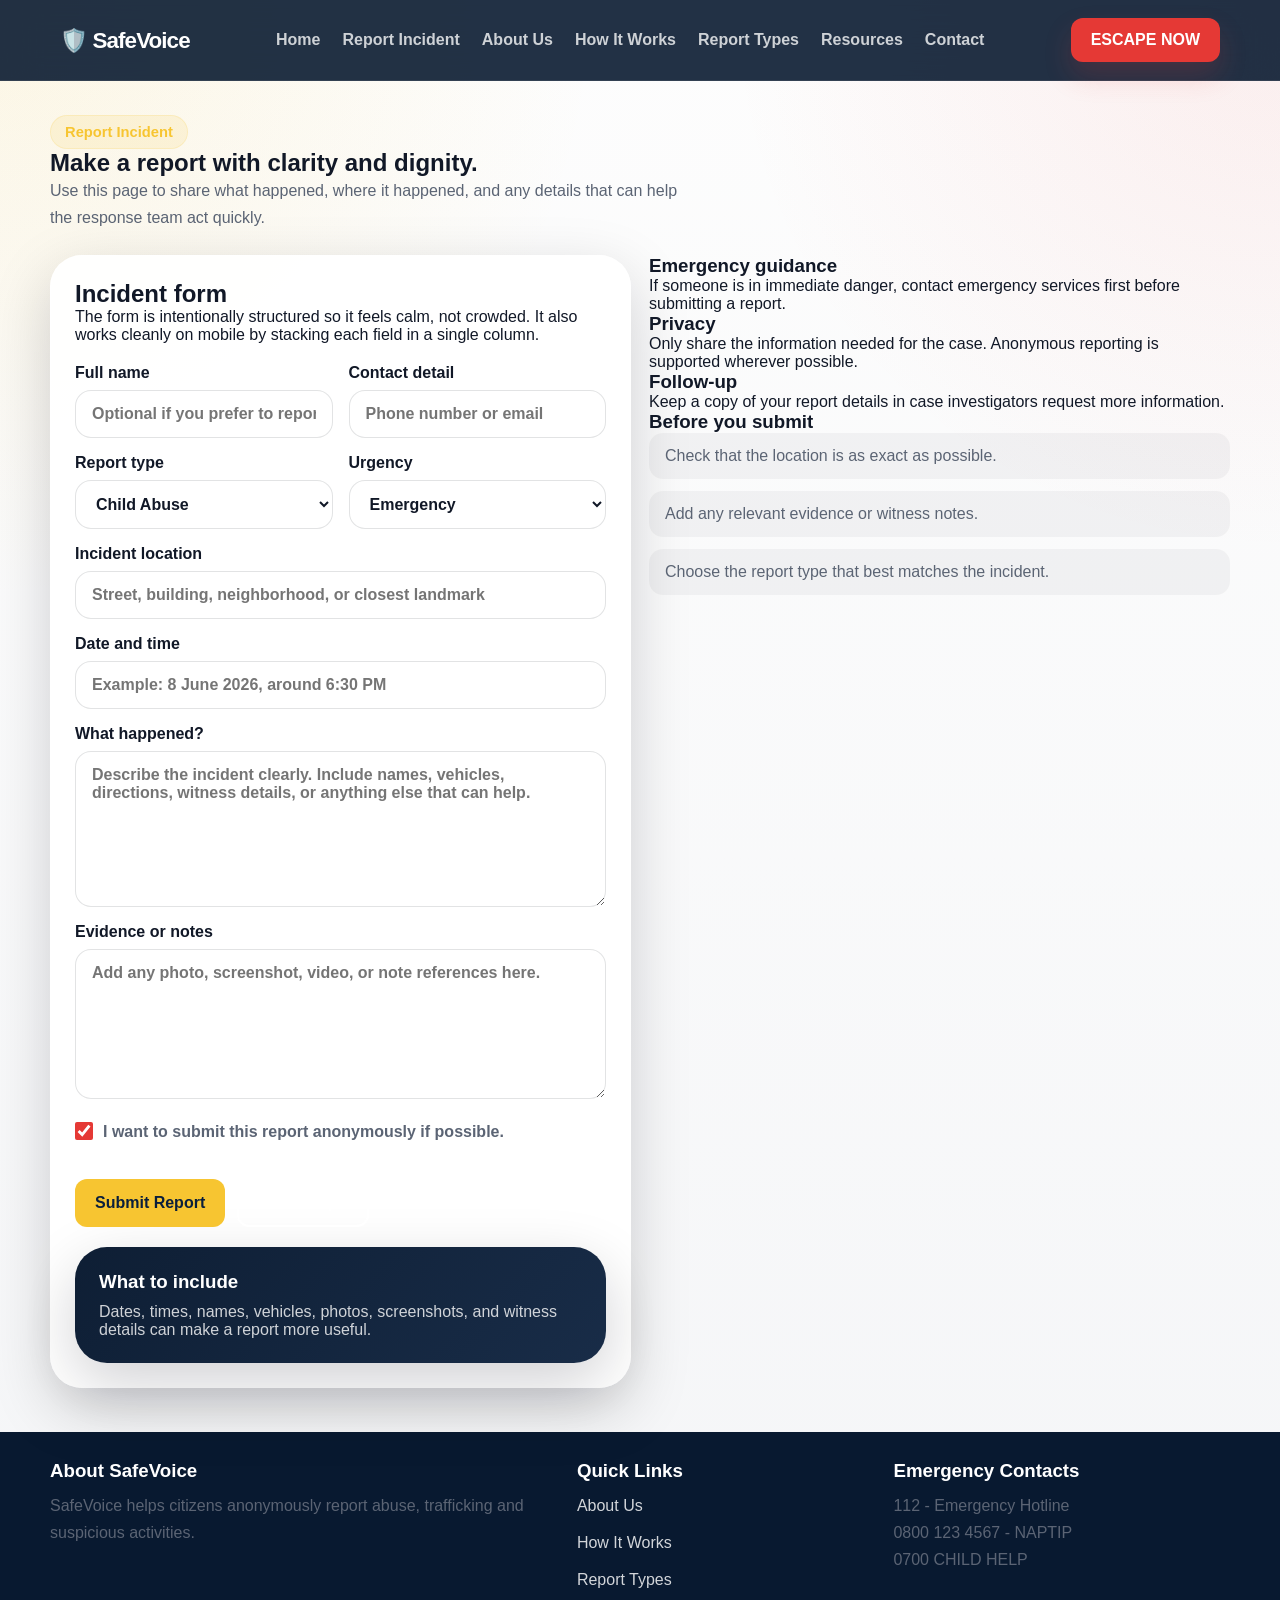
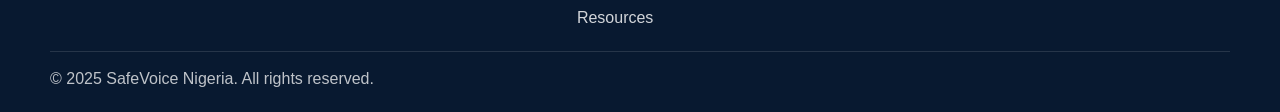
<file: report.html>
<!DOCTYPE html>
<html lang="en">
<head>
  <meta charset="UTF-8" />
  <meta name="viewport" content="width=device-width, initial-scale=1.0"/>
  <title>SafeVoice | Report Incident</title>
  <meta name="description" content="Submit an incident report through SafeVoice." />
  <link rel="stylesheet" href="style.css"/>
  <script defer src="script.js"></script>
</head>
<body>
  <header class="navbar">
    <a class="logo" href="index.html">🛡️ SafeVoice</a>

    <nav aria-label="Main navigation">
      <ul class="nav-links" id="navLinks">
        <li><a href="index.html">Home</a></li>
        <li><a href="report.html">Report Incident</a></li>
        <li><a href="about.html">About Us</a></li>
        <li><a href="how-it-works.html">How It Works</a></li>
        <li><a href="report-types.html">Report Types</a></li>
        <li><a href="resources.html">Resources</a></li>
        <li><a href="contact.html">Contact</a></li>
      </ul>
    </nav>

    <a href="escape.html" class="escape-btn">ESCAPE NOW</a>

    <button class="menu-toggle" id="menuToggle" aria-expanded="false" aria-controls="navLinks" aria-label="Toggle navigation">
      ☰
    </button>
  </header>

  <main class="page">
    <section class="page-hero">
      <div class="section-heading">
        <span class="eyebrow dark">Report Incident</span>
        <h1>Make a report with clarity and dignity.</h1>
        <p>
          Use this page to share what happened, where it happened, and any details that can help
          the response team act quickly.
        </p>
      </div>
    </section>

    <section class="page-grid two">
      <article class="page-panel">
        <h2>Incident form</h2>
        <p>
          The form is intentionally structured so it feels calm, not crowded. It also works cleanly
          on mobile by stacking each field in a single column.
        </p>

        <form class="report-form" action="#" method="post">
          <div class="form-grid">
            <label class="field">
              Full name
              <input type="text" name="full_name" placeholder="Optional if you prefer to report anonymously" />
            </label>

            <label class="field">
              Contact detail
              <input type="text" name="contact_detail" placeholder="Phone number or email" />
            </label>

            <label class="field">
              Report type
              <select name="report_type">
                <option>Child Abuse</option>
                <option>Child Trafficking</option>
                <option>Drug Trafficking</option>
                <option>Human Trafficking</option>
                <option>Child Labour</option>
                <option>Neglect</option>
                <option>Suspicious Activity</option>
              </select>
            </label>

            <label class="field">
              Urgency
              <select name="urgency">
                <option>Emergency</option>
                <option>High Priority</option>
                <option>Standard</option>
              </select>
            </label>

            <label class="field full">
              Incident location
              <input type="text" name="location" placeholder="Street, building, neighborhood, or closest landmark" />
            </label>

            <label class="field full">
              Date and time
              <input type="text" name="incident_time" placeholder="Example: 8 June 2026, around 6:30 PM" />
            </label>

            <label class="field full">
              What happened?
              <textarea
                name="details"
                rows="7"
                placeholder="Describe the incident clearly. Include names, vehicles, directions, witness details, or anything else that can help."
              ></textarea>
            </label>

            <label class="field full">
              Evidence or notes
              <textarea
                name="evidence"
                rows="4"
                placeholder="Add any photo, screenshot, video, or note references here."
              ></textarea>
            </label>
          </div>

          <div class="form-footer">
            <label class="checkbox">
              <input type="checkbox" name="anonymous" checked />
              <span>I want to submit this report anonymously if possible.</span>
            </label>

            <div class="page-actions">
              <button type="submit" class="primary-btn">Submit Report</button>
              <a href="contact.html" class="secondary-btn">Need Help?</a>
            </div>
          </div>
        </form>

        <div class="callout" style="margin-top: 20px;">
          <h3>What to include</h3>
          <p>
            Dates, times, names, vehicles, photos, screenshots, and witness details can make a
            report more useful.
          </p>
        </div>
      </article>

      <aside class="side-list">
        <article class="card">
          <h3>Emergency guidance</h3>
          <p>
            If someone is in immediate danger, contact emergency services first before submitting
            a report.
          </p>
        </article>
        <article class="card">
          <h3>Privacy</h3>
          <p>
            Only share the information needed for the case. Anonymous reporting is supported
            wherever possible.
          </p>
        </article>
        <article class="card">
          <h3>Follow-up</h3>
          <p>
            Keep a copy of your report details in case investigators request more information.
          </p>
        </article>
        <article class="card">
          <h3>Before you submit</h3>
          <ul class="detail-list">
            <li>Check that the location is as exact as possible.</li>
            <li>Add any relevant evidence or witness notes.</li>
            <li>Choose the report type that best matches the incident.</li>
          </ul>
        </article>
      </aside>
    </section>
  </main>

  <footer class="footer">
    <div class="footer-container shell">
      <div class="footer-box">
        <h3>About SafeVoice</h3>
        <p>SafeVoice helps citizens anonymously report abuse, trafficking and suspicious activities.</p>
      </div>
      <div class="footer-box">
        <h3>Quick Links</h3>
        <ul>
          <li><a href="about.html">About Us</a></li>
          <li><a href="how-it-works.html">How It Works</a></li>
          <li><a href="report-types.html">Report Types</a></li>
          <li><a href="resources.html">Resources</a></li>
        </ul>
      </div>
      <div class="footer-box">
        <h3>Emergency Contacts</h3>
        <p>112 - Emergency Hotline</p>
        <p>0800 123 4567 - NAPTIP</p>
        <p>0700 CHILD HELP</p>
      </div>
    </div>

    <div class="footer-bottom shell">
      <p>© 2025 SafeVoice Nigeria. All rights reserved.</p>
    </div>
  </footer>
</body>
</html>
</file>
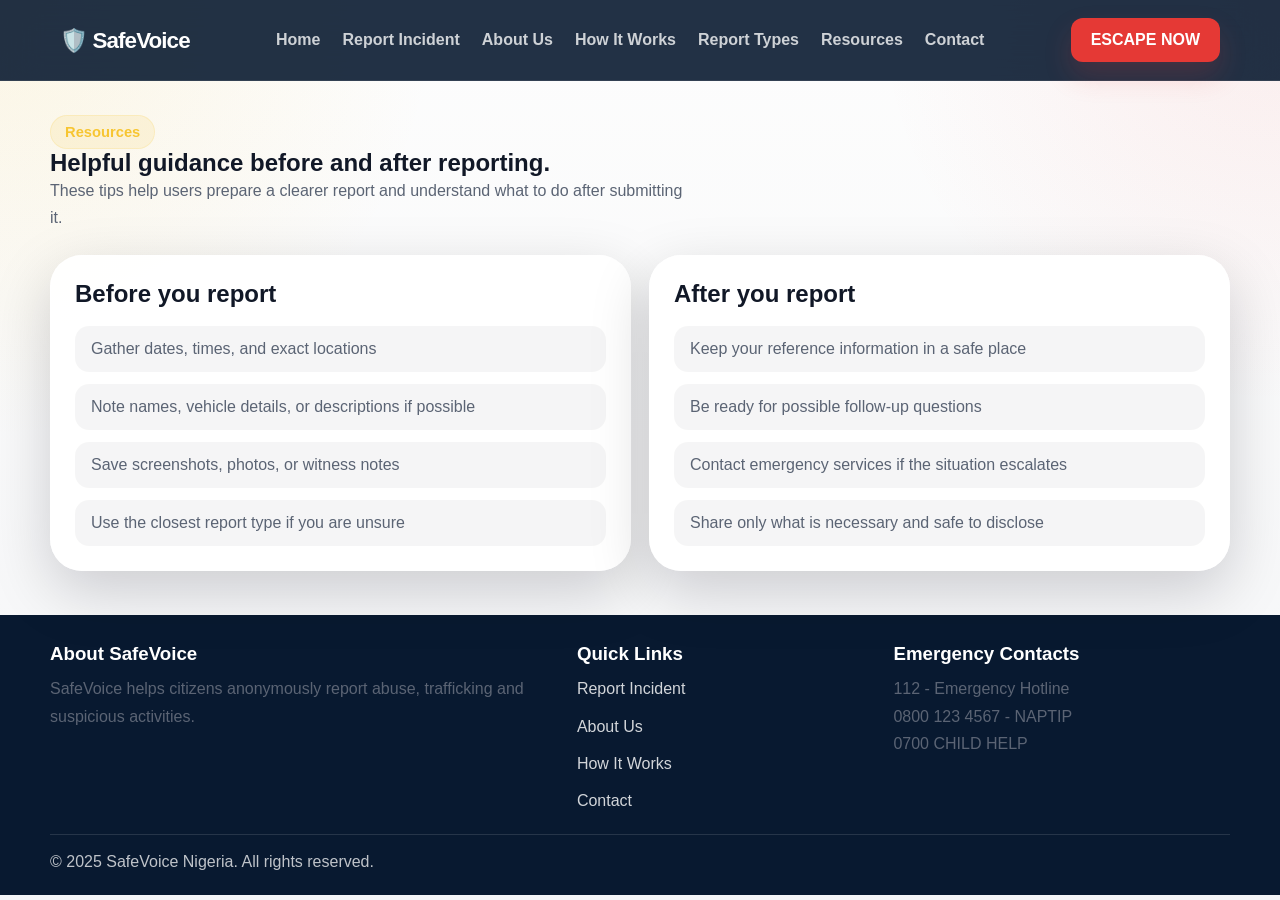
<file: resources.html>
<!DOCTYPE html>
<html lang="en">
<head>
  <meta charset="UTF-8" />
  <meta name="viewport" content="width=device-width, initial-scale=1.0"/>
  <title>SafeVoice | Resources</title>
  <meta name="description" content="Helpful resources and preparation tips for SafeVoice users." />
  <link rel="stylesheet" href="style.css"/>
  <script defer src="script.js"></script>
</head>
<body>
  <header class="navbar">
    <a class="logo" href="index.html">🛡️ SafeVoice</a>
    <nav aria-label="Main navigation">
      <ul class="nav-links" id="navLinks">
        <li><a href="index.html">Home</a></li>
        <li><a href="report.html">Report Incident</a></li>
        <li><a href="about.html">About Us</a></li>
        <li><a href="how-it-works.html">How It Works</a></li>
        <li><a href="report-types.html">Report Types</a></li>
        <li><a href="resources.html">Resources</a></li>
        <li><a href="contact.html">Contact</a></li>
      </ul>
    </nav>
    <a href="escape.html" class="escape-btn">ESCAPE NOW</a>
    <button class="menu-toggle" id="menuToggle" aria-expanded="false" aria-controls="navLinks" aria-label="Toggle navigation">☰</button>
  </header>

  <main class="page">
    <section class="page-hero">
      <div class="section-heading">
        <span class="eyebrow dark">Resources</span>
        <h1>Helpful guidance before and after reporting.</h1>
        <p>
          These tips help users prepare a clearer report and understand what to do after
          submitting it.
        </p>
      </div>
    </section>

    <section class="page-grid two">
      <article class="page-panel">
        <h2>Before you report</h2>
        <ul class="detail-list" style="margin-top: 18px;">
          <li>Gather dates, times, and exact locations</li>
          <li>Note names, vehicle details, or descriptions if possible</li>
          <li>Save screenshots, photos, or witness notes</li>
          <li>Use the closest report type if you are unsure</li>
        </ul>
      </article>

      <article class="page-panel">
        <h2>After you report</h2>
        <ul class="detail-list" style="margin-top: 18px;">
          <li>Keep your reference information in a safe place</li>
          <li>Be ready for possible follow-up questions</li>
          <li>Contact emergency services if the situation escalates</li>
          <li>Share only what is necessary and safe to disclose</li>
        </ul>
      </article>
    </section>
  </main>

  <footer class="footer">
    <div class="footer-container shell">
      <div class="footer-box">
        <h3>About SafeVoice</h3>
        <p>SafeVoice helps citizens anonymously report abuse, trafficking and suspicious activities.</p>
      </div>
      <div class="footer-box">
        <h3>Quick Links</h3>
        <ul>
          <li><a href="report.html">Report Incident</a></li>
          <li><a href="about.html">About Us</a></li>
          <li><a href="how-it-works.html">How It Works</a></li>
          <li><a href="contact.html">Contact</a></li>
        </ul>
      </div>
      <div class="footer-box">
        <h3>Emergency Contacts</h3>
        <p>112 - Emergency Hotline</p>
        <p>0800 123 4567 - NAPTIP</p>
        <p>0700 CHILD HELP</p>
      </div>
    </div>
    <div class="footer-bottom shell">
      <p>© 2025 SafeVoice Nigeria. All rights reserved.</p>
    </div>
  </footer>
</body>
</html>
</file>
<file: style.css>
:root {
  --bg: #071224;
  --bg-soft: #f4f5f7;
  --surface: rgba(255, 255, 255, 0.92);
  --surface-strong: #ffffff;
  --text: #111827;
  --text-light: #f8fafc;
  --muted: #5b6474;
  --muted-light: rgba(255, 255, 255, 0.76);
  --line: rgba(17, 24, 39, 0.1);
  --navy: #04152c;
  --navy-2: #0a1f3c;
  --gold: #f7c531;
  --red: #e53935;
  --green: #8cff5f;
  --shadow: 0 20px 60px rgba(2, 8, 23, 0.18);
  --radius-xl: 32px;
  --radius-lg: 22px;
  --radius-md: 16px;
}

* {
  box-sizing: border-box;
  margin: 0;
  padding: 0;
}

html {
  scroll-behavior: smooth;
}

body {
  min-height: 100vh;
  color: var(--text);
  font-family: Arial, Helvetica, sans-serif;
  background:
    radial-gradient(circle at top left, rgba(247, 197, 49, 0.12), transparent 28%),
    radial-gradient(circle at top right, rgba(229, 57, 53, 0.08), transparent 26%),
    linear-gradient(180deg, #fdfdfd 0%, var(--bg-soft) 100%);
}

body::before {
  content: '';
  position: fixed;
  inset: 0;
  pointer-events: none;
  background-image:
    linear-gradient(rgba(255, 255, 255, 0.2) 1px, transparent 1px),
    linear-gradient(90deg, rgba(255, 255, 255, 0.2) 1px, transparent 1px);
  background-size: 72px 72px;
  opacity: 0.18;
  mask-image: linear-gradient(180deg, rgba(0, 0, 0, 0.45), transparent 75%);
}

a {
  color: inherit;
  text-decoration: none;
}

button,
input,
select,
textarea {
  font: inherit;
}

button {
  cursor: pointer;
}

main {
  position: relative;
  z-index: 1;
}

.shell {
  width: min(1180px, calc(100% - 32px));
  margin: 0 auto;
}

.navbar {
  position: sticky;
  top: 0;
  z-index: 100;
  display: flex;
  align-items: center;
  justify-content: space-between;
  gap: 16px;
  padding: 18px 60px;
  background: rgba(4, 21, 44, 0.88);
  backdrop-filter: blur(18px);
  border-bottom: 1px solid rgba(255, 255, 255, 0.08);
}

.logo {
  color: white;
  font-size: 1.4rem;
  font-weight: 800;
  letter-spacing: -0.04em;
}

.nav {
  position: relative;
}

.nav-links {
  display: flex;
  list-style: none;
  gap: 22px;
  align-items: center;
}

.nav-links a {
  color: rgba(255, 255, 255, 0.78);
  font-weight: 700;
}

.nav-links a:hover {
  color: white;
}

.escape-btn,
.primary-btn,
.secondary-btn {
  display: inline-flex;
  align-items: center;
  justify-content: center;
  border-radius: 12px;
  padding: 13px 20px;
  border: 0;
  font-weight: 800;
  transition: transform 0.2s ease, box-shadow 0.2s ease, opacity 0.2s ease;
}

.escape-btn {
  background: var(--red);
  color: white;
  box-shadow: 0 14px 28px rgba(229, 57, 53, 0.18);
}

.primary-btn {
  background: var(--gold);
  color: #0a1f3c;
}

.secondary-btn {
  background: transparent;
  color: white;
  border: 2px solid rgba(255, 255, 255, 0.92);
}

.escape-btn:hover,
.primary-btn:hover,
.secondary-btn:hover {
  transform: translateY(-1px);
}

.menu-toggle {
  display: none;
  width: 46px;
  height: 46px;
  border-radius: 14px;
  border: 1px solid rgba(255, 255, 255, 0.12);
  background: rgba(255, 255, 255, 0.06);
  color: white;
}

.hero {
  position: relative;
  overflow: hidden;
  background:
    linear-gradient(135deg, rgba(4, 21, 44, 0.98), rgba(10, 31, 60, 0.94) 58%, rgba(11, 94, 126, 0.82)),
    radial-gradient(circle at top right, rgba(247, 197, 49, 0.14), transparent 32%);
}

.hero::before,
.hero::after {
  content: '';
  position: absolute;
  border-radius: 999px;
  filter: blur(12px);
  opacity: 0.85;
}

.hero::before {
  top: 16px;
  left: -100px;
  width: 240px;
  height: 240px;
  background: rgba(247, 197, 49, 0.14);
}

.hero::after {
  right: -50px;
  bottom: -90px;
  width: 280px;
  height: 280px;
  background: rgba(140, 255, 95, 0.1);
}

.hero-overlay {
  position: absolute;
  inset: 0;
  background: linear-gradient(180deg, rgba(4, 21, 44, 0.08), rgba(4, 21, 44, 0.12));
}

.hero-inner {
  position: relative;
  z-index: 1;
  width: min(1180px, calc(100% - 32px));
  margin: 0 auto;
  min-height: 100vh;
  display: grid;
  grid-template-columns: 1.08fr 0.92fr;
  gap: 28px;
  align-items: center;
  padding: 56px 0 36px;
}

.hero-content {
  color: white;
}

.eyebrow {
  display: inline-flex;
  align-items: center;
  gap: 8px;
  padding: 8px 14px;
  border-radius: 999px;
  background: rgba(255, 255, 255, 0.1);
  border: 1px solid rgba(255, 255, 255, 0.12);
  color: rgba(255, 255, 255, 0.92);
  font-size: 0.92rem;
  font-weight: 700;
}

.eyebrow.dark {
  background: rgba(247, 197, 49, 0.12);
  border-color: rgba(247, 197, 49, 0.16);
  color: var(--gold);
}

.hero h1 {
  margin: 18px 0 16px;
  font-size: clamp(3rem, 7vw, 5.8rem);
  line-height: 0.94;
  max-width: 10ch;
  letter-spacing: -0.05em;
}

.hero h1 span {
  color: var(--gold);
}

.hero p,
.section-heading p,
.contact-card p,
.report-card p,
.step-card p,
.stat-box p,
.logo-tile,
.footer-box p,
.footer-box li {
  line-height: 1.7;
}

.hero p {
  max-width: 60ch;
  font-size: clamp(1.02rem, 1.8vw, 1.16rem);
  color: rgba(255, 255, 255, 0.84);
}

.hero-buttons {
  display: flex;
  flex-wrap: wrap;
  gap: 12px;
  margin-top: 28px;
}

.hero-metrics {
  display: grid;
  grid-template-columns: repeat(3, minmax(0, 1fr));
  gap: 12px;
  margin-top: 26px;
}

.hero-metrics div {
  padding: 16px 18px;
  border-radius: 18px;
  background: rgba(255, 255, 255, 0.08);
  border: 1px solid rgba(255, 255, 255, 0.1);
}

.hero-metrics strong {
  display: block;
  font-size: 1.05rem;
}

.hero-metrics span {
  display: block;
  margin-top: 4px;
  color: rgba(255, 255, 255, 0.7);
}

.emergency-box {
  position: relative;
  z-index: 1;
  width: min(100%, 360px);
  justify-self: end;
  background: rgba(7, 27, 51, 0.96);
  color: white;
  padding: 34px;
  border-radius: var(--radius-xl);
  border: 1px solid rgba(255, 255, 255, 0.08);
  box-shadow: var(--shadow);
  text-align: center;
}

.emergency-box h3 {
  font-size: 1.1rem;
  margin-bottom: 10px;
}

.emergency-box p {
  color: rgba(255, 255, 255, 0.8);
}

.emergency-number {
  margin: 18px 0;
  font-size: clamp(4rem, 10vw, 6rem);
  line-height: 1;
  font-weight: 900;
  color: var(--green);
  letter-spacing: -0.05em;
}

.section {
  padding: 30px 0;
}

.section-heading {
  max-width: 760px;
  margin: 0 0 24px;
}

.section-heading h2 {
  margin: 16px 0 12px;
  font-size: clamp(2rem, 4.6vw, 3.2rem);
  line-height: 0.98;
  color: var(--text);
  letter-spacing: -0.05em;
}

.section-heading p {
  color: var(--muted);
  max-width: 72ch;
}

.page {
  width: min(1180px, calc(100% - 32px));
  margin: 0 auto;
  padding: 34px 0 26px;
}

.page-hero {
  padding: 0 0 24px;
}

.page-hero .section-heading {
  max-width: 820px;
  margin-bottom: 0;
}

.page-panel {
  padding: 24px;
  border-radius: var(--radius-xl);
  background: var(--surface);
  box-shadow: var(--shadow);
  border: 1px solid rgba(255, 255, 255, 0.86);
}

.page-grid {
  display: grid;
  gap: 18px;
}

.page-grid.two {
  grid-template-columns: repeat(2, minmax(0, 1fr));
}

.page-grid.three {
  grid-template-columns: repeat(3, minmax(0, 1fr));
}

.page-grid.four {
  grid-template-columns: repeat(4, minmax(0, 1fr));
}

.detail-list {
  display: grid;
  gap: 12px;
  list-style: none;
}

.detail-list li {
  padding: 14px 16px;
  border-radius: 14px;
  background: rgba(4, 21, 44, 0.04);
  color: var(--muted);
}

.callout {
  border-radius: var(--radius-xl);
  padding: 24px;
  background: linear-gradient(135deg, rgba(4, 21, 44, 0.96), rgba(10, 31, 60, 0.94));
  color: white;
  box-shadow: var(--shadow);
}

.callout h3 {
  margin-bottom: 10px;
}

.callout p {
  color: rgba(255, 255, 255, 0.8);
}

.page-actions {
  display: flex;
  flex-wrap: wrap;
  gap: 12px;
  margin-top: 18px;
}

.dashboard-grid {
  display: grid;
  gap: 18px;
}

.dashboard-grid.cols-4 {
  grid-template-columns: repeat(4, minmax(0, 1fr));
}

.dashboard-grid.cols-2 {
  grid-template-columns: repeat(2, minmax(0, 1fr));
}

.dashboard-grid.cols-3 {
  grid-template-columns: repeat(3, minmax(0, 1fr));
}

.kpi-card {
  padding: 22px;
  border-radius: var(--radius-lg);
  background: var(--surface);
  box-shadow: var(--shadow);
  border: 1px solid rgba(255, 255, 255, 0.86);
}

.kpi-card strong {
  display: block;
  font-size: clamp(2rem, 4vw, 3.2rem);
  color: var(--gold);
  margin-bottom: 8px;
  letter-spacing: -0.05em;
}

.kpi-card span,
.kpi-card p {
  color: var(--muted);
}

.toolbar {
  display: grid;
  gap: 12px;
  grid-template-columns: 1.4fr 0.8fr 0.8fr 0.8fr;
  margin: 18px 0 22px;
}

.toolbar .field input,
.toolbar .field select {
  min-height: 52px;
}

.table-panel {
  border-radius: var(--radius-xl);
  background: var(--surface);
  box-shadow: var(--shadow);
  border: 1px solid rgba(255, 255, 255, 0.86);
  overflow: hidden;
}

.table-panel .panel-head {
  padding: 22px 22px 0;
}

.table-wrap {
  overflow-x: auto;
}

.data-table {
  width: 100%;
  border-collapse: collapse;
  min-width: 820px;
}

.data-table caption {
  caption-side: top;
  text-align: left;
  padding: 0 0 14px;
  color: var(--muted);
}

.data-table th,
.data-table td {
  padding: 16px 18px;
  text-align: left;
  border-bottom: 1px solid rgba(17, 24, 39, 0.08);
  vertical-align: top;
}

.data-table th {
  color: var(--navy);
  font-size: 0.92rem;
  text-transform: uppercase;
  letter-spacing: 0.06em;
}

.data-table td {
  color: var(--muted);
}

.status-pill,
.priority-pill {
  display: inline-flex;
  align-items: center;
  gap: 6px;
  border-radius: 999px;
  padding: 7px 12px;
  font-weight: 800;
  font-size: 0.84rem;
  white-space: nowrap;
}

.status-pill.open,
.priority-pill.high {
  background: rgba(140, 255, 95, 0.18);
  color: #195b16;
}

.status-pill.in-review,
.priority-pill.medium {
  background: rgba(247, 197, 49, 0.16);
  color: #7a4f00;
}

.status-pill.closed,
.priority-pill.low {
  background: rgba(229, 57, 53, 0.12);
  color: #9f1239;
}

.info-stack {
  display: grid;
  gap: 18px;
}

.info-stack .card {
  background: var(--surface);
  color: var(--text);
}

.info-list {
  display: grid;
  gap: 12px;
  list-style: none;
}

.info-list li {
  padding: 12px 14px;
  border-radius: 14px;
  background: rgba(4, 21, 44, 0.04);
  color: var(--muted);
}

.portal-list {
  display: grid;
  gap: 14px;
}

.portal-item {
  padding: 18px;
  border-radius: 18px;
  background: rgba(255, 255, 255, 0.88);
  border: 1px solid rgba(255, 255, 255, 0.86);
}

.portal-item strong {
  display: block;
  color: var(--navy);
  margin-bottom: 6px;
}

.escape-page {
  min-height: 100vh;
  display: grid;
  place-items: center;
  background:
    radial-gradient(circle at top left, rgba(247, 197, 49, 0.16), transparent 30%),
    radial-gradient(circle at top right, rgba(229, 57, 53, 0.1), transparent 28%),
    linear-gradient(180deg, #fdfdfd 0%, var(--bg-soft) 100%);
  color: var(--text);
}

.escape-card {
  width: min(560px, calc(100% - 32px));
  padding: 28px;
  border-radius: var(--radius-xl);
  background: var(--surface);
  box-shadow: var(--shadow);
  border: 1px solid rgba(255, 255, 255, 0.86);
  text-align: center;
}

.escape-card h1 {
  margin: 14px 0 10px;
  font-size: clamp(2rem, 4vw, 3rem);
}

.escape-card p {
  color: var(--muted);
  line-height: 1.7;
}

.escape-card .escape-target {
  display: block;
  margin: 18px 0 0;
  color: var(--navy);
  font-weight: 800;
}

.escape-card .logo {
  color: var(--navy);
}

.report-form {
  margin-top: 20px;
}

.form-grid {
  display: grid;
  grid-template-columns: repeat(2, minmax(0, 1fr));
  gap: 16px;
}

.field {
  display: grid;
  gap: 8px;
  font-weight: 700;
  color: var(--text);
}

.field.full {
  grid-column: 1 / -1;
}

.field input,
.field select,
.field textarea {
  width: 100%;
  border-radius: 16px;
  border: 1px solid rgba(17, 24, 39, 0.12);
  background: rgba(255, 255, 255, 0.98);
  color: var(--text);
  padding: 14px 16px;
  outline: none;
  transition: border-color 0.2s ease, box-shadow 0.2s ease, transform 0.2s ease;
}

.field textarea {
  min-height: 150px;
  resize: vertical;
}

.field input:focus,
.field select:focus,
.field textarea:focus {
  border-color: rgba(247, 197, 49, 0.7);
  box-shadow: 0 0 0 4px rgba(247, 197, 49, 0.12);
}

.form-footer {
  display: grid;
  gap: 16px;
  margin-top: 20px;
}

.checkbox {
  display: flex;
  align-items: flex-start;
  gap: 10px;
  color: var(--muted);
  line-height: 1.6;
  font-weight: 600;
}

.checkbox input {
  width: 18px;
  height: 18px;
  margin-top: 3px;
  accent-color: var(--red);
}

.about-section,
.how-it-works,
.report-types,
.stats-section,
.trusted,
.contact-section {
  background: transparent;
}

.info-grid,
.steps,
.report-grid,
.stats-grid,
.logos,
.contact-grid {
  display: grid;
  gap: 18px;
}

.info-grid {
  grid-template-columns: repeat(4, minmax(0, 1fr));
}

.steps {
  grid-template-columns: repeat(4, minmax(0, 1fr));
}

.report-grid {
  grid-template-columns: repeat(3, minmax(0, 1fr));
}

.stats-grid {
  grid-template-columns: repeat(4, minmax(0, 1fr));
}

.logos {
  grid-template-columns: repeat(6, minmax(0, 1fr));
}

.contact-grid {
  grid-template-columns: repeat(2, minmax(0, 1fr));
}

.info-card,
.step-card,
.report-card,
.stat-box,
.contact-card,
.logo-tile {
  background: var(--surface);
  color: var(--text);
  border: 1px solid rgba(255, 255, 255, 0.86);
  box-shadow: var(--shadow);
  border-radius: var(--radius-lg);
}

.info-card,
.step-card,
.report-card,
.stat-box,
.contact-card {
  padding: 22px;
}

.icon {
  width: 54px;
  height: 54px;
  border-radius: 16px;
  display: grid;
  place-items: center;
  margin-bottom: 16px;
  background: linear-gradient(135deg, rgba(247, 197, 49, 0.18), rgba(229, 57, 53, 0.12));
  color: #b8860b;
  font-weight: 900;
}

.info-card h3,
.step-card h3,
.report-card h3,
.contact-card h3 {
  margin-bottom: 8px;
}

.info-card p,
.step-card p,
.report-card p,
.contact-card p,
.footer-box p,
.footer-box li {
  color: var(--muted);
}

.stat-box {
  text-align: center;
}

.stat-box h2 {
  color: var(--gold);
  font-size: clamp(2rem, 4vw, 3.4rem);
  margin-bottom: 10px;
  letter-spacing: -0.05em;
}

.logo-tile {
  min-height: 92px;
  display: grid;
  place-items: center;
  padding: 18px;
  text-align: center;
  background: rgba(7, 18, 36, 0.94);
  color: rgba(255, 255, 255, 0.82);
}

.footer {
  margin-top: 18px;
  background: rgba(4, 21, 44, 0.98);
  color: white;
}

.footer-container {
  display: grid;
  grid-template-columns: 1.2fr 0.7fr 0.8fr;
  gap: 22px;
  padding: 28px 0 20px;
}

.footer-box h3 {
  margin-bottom: 10px;
}

.footer-box ul {
  list-style: none;
  display: grid;
  gap: 10px;
}

.footer-box a {
  color: rgba(255, 255, 255, 0.82);
}

.footer-box a:hover {
  color: white;
}

.footer-bottom {
  border-top: 1px solid rgba(255, 255, 255, 0.12);
  padding: 18px 0 24px;
  color: rgba(255, 255, 255, 0.74);
}

.menu-toggle {
  display: none;
}

@media (max-width: 1100px) {
  .navbar {
    padding: 16px 24px;
  }

  .hero-inner {
    min-height: auto;
    grid-template-columns: 1fr;
    padding: 34px 0 28px;
  }

  .emergency-box {
    justify-self: start;
    width: min(100%, 420px);
  }

  .info-grid,
  .steps,
  .report-grid,
  .stats-grid,
  .contact-grid,
  .logos,
  .footer-container {
    grid-template-columns: repeat(2, minmax(0, 1fr));
  }

  .nav-links {
    display: none;
    position: absolute;
    top: 70px;
    left: 0;
    right: 0;
    flex-direction: column;
    gap: 0;
    background: rgba(4, 21, 44, 0.98);
    border: 1px solid rgba(255, 255, 255, 0.08);
    border-radius: 18px;
    padding: 12px 14px;
    box-shadow: var(--shadow);
  }

  .nav-links.active {
    display: flex;
  }

  .nav-links li {
    padding: 12px 10px;
  }

  .menu-toggle {
    display: inline-grid;
    place-items: center;
    width: 46px;
    height: 46px;
    border-radius: 14px;
    border: 1px solid rgba(255, 255, 255, 0.12);
    background: rgba(255, 255, 255, 0.06);
    color: white;
    font-size: 1.2rem;
  }

  .escape-btn {
    display: none;
  }
}

@media (max-width: 720px) {
  .shell,
  .hero-inner {
    width: min(100% - 20px, 1180px);
  }

  .navbar {
    padding: 14px 12px;
  }

  .hero h1 {
    font-size: clamp(2.6rem, 14vw, 4.2rem);
  }

  .hero-buttons,
  .steps,
  .info-grid,
  .report-grid,
  .stats-grid,
  .logos,
  .contact-grid,
  .footer-container {
    grid-template-columns: 1fr;
  }

  .hero-metrics {
    grid-template-columns: 1fr;
  }

  .info-card,
  .step-card,
  .report-card,
  .stat-box,
  .contact-card,
  .logo-tile {
    border-radius: 18px;
    padding: 18px;
  }

  .hero-buttons {
    flex-direction: column;
  }

  .primary-btn,
  .secondary-btn,
  .escape-btn {
    width: 100%;
  }

  .page-grid.two,
  .page-grid.three,
  .page-grid.four {
    grid-template-columns: 1fr;
  }

  .dashboard-grid.cols-4,
  .dashboard-grid.cols-3,
  .dashboard-grid.cols-2,
  .toolbar {
    grid-template-columns: 1fr;
  }

  .form-grid {
    grid-template-columns: 1fr;
  }

  .hero-inner {
    padding-top: 24px;
  }

  .emergency-box {
    width: 100%;
    padding: 24px;
  }
}
</file>
